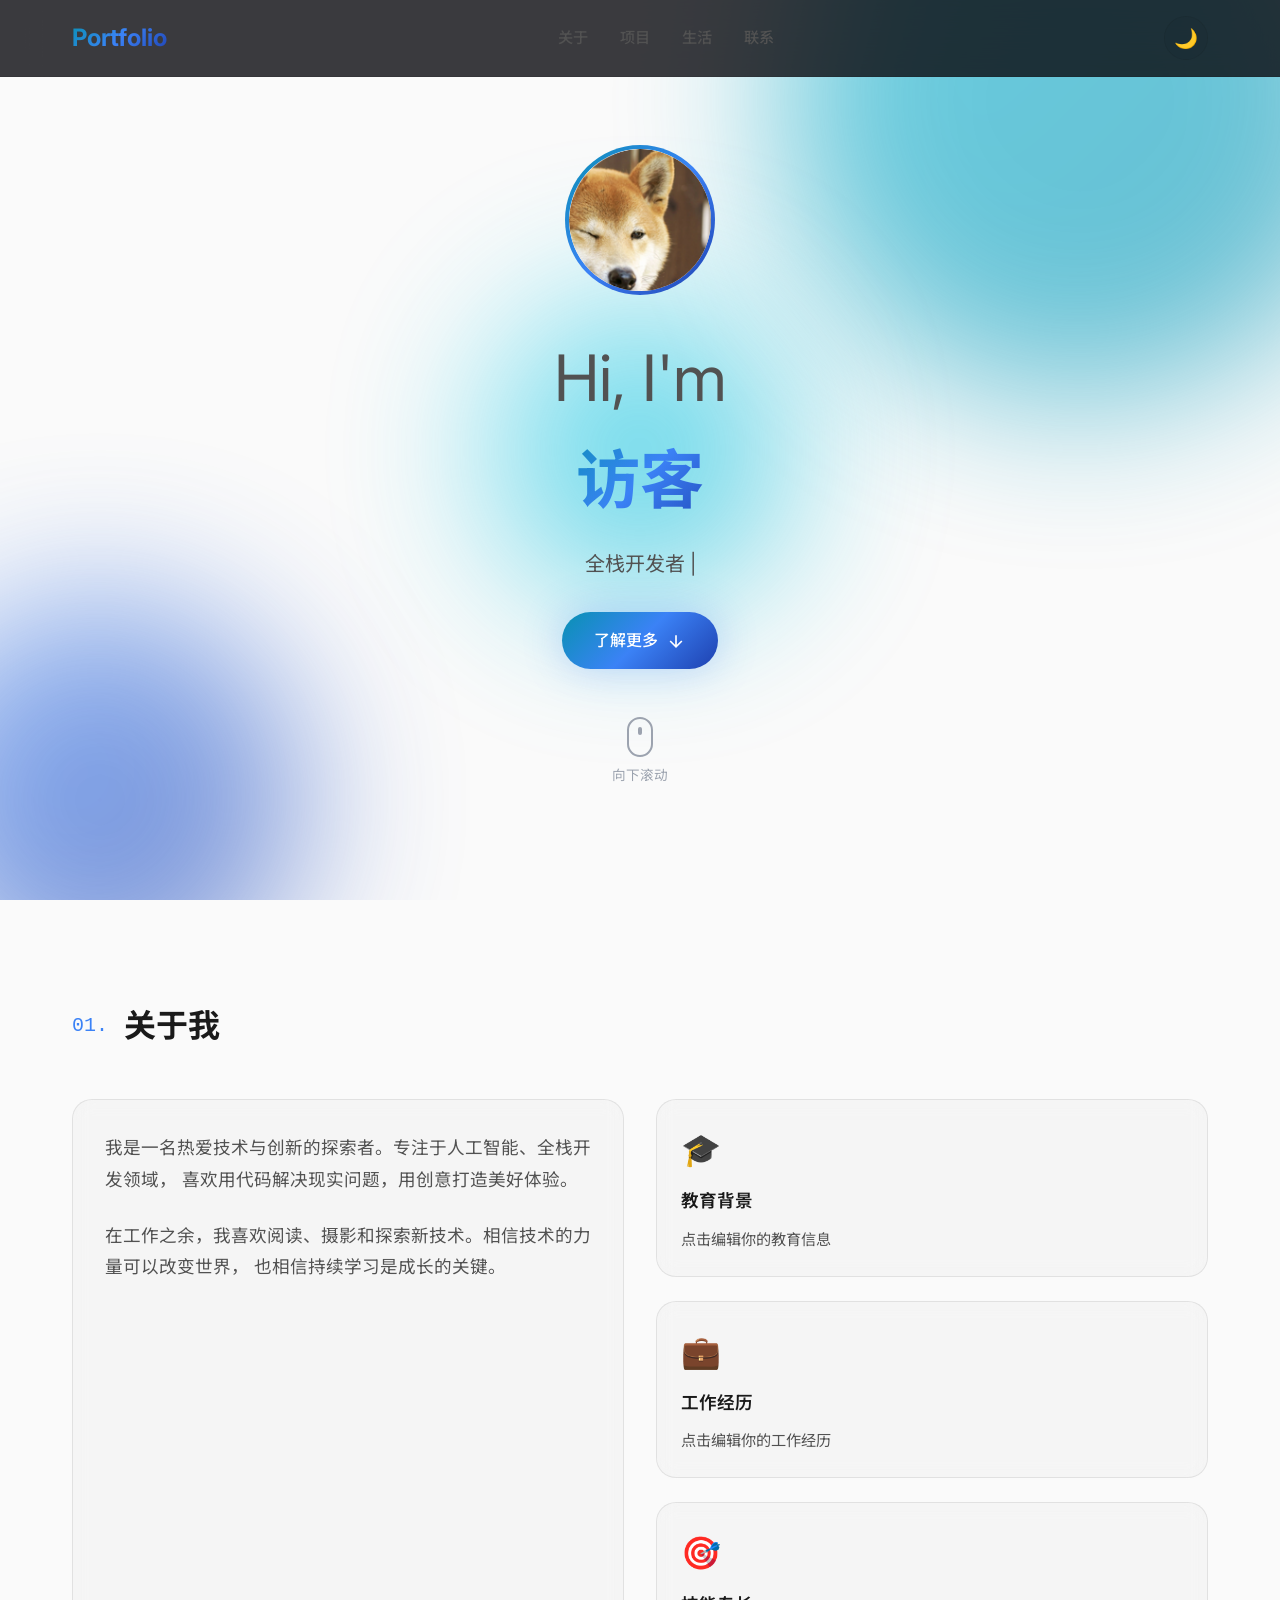
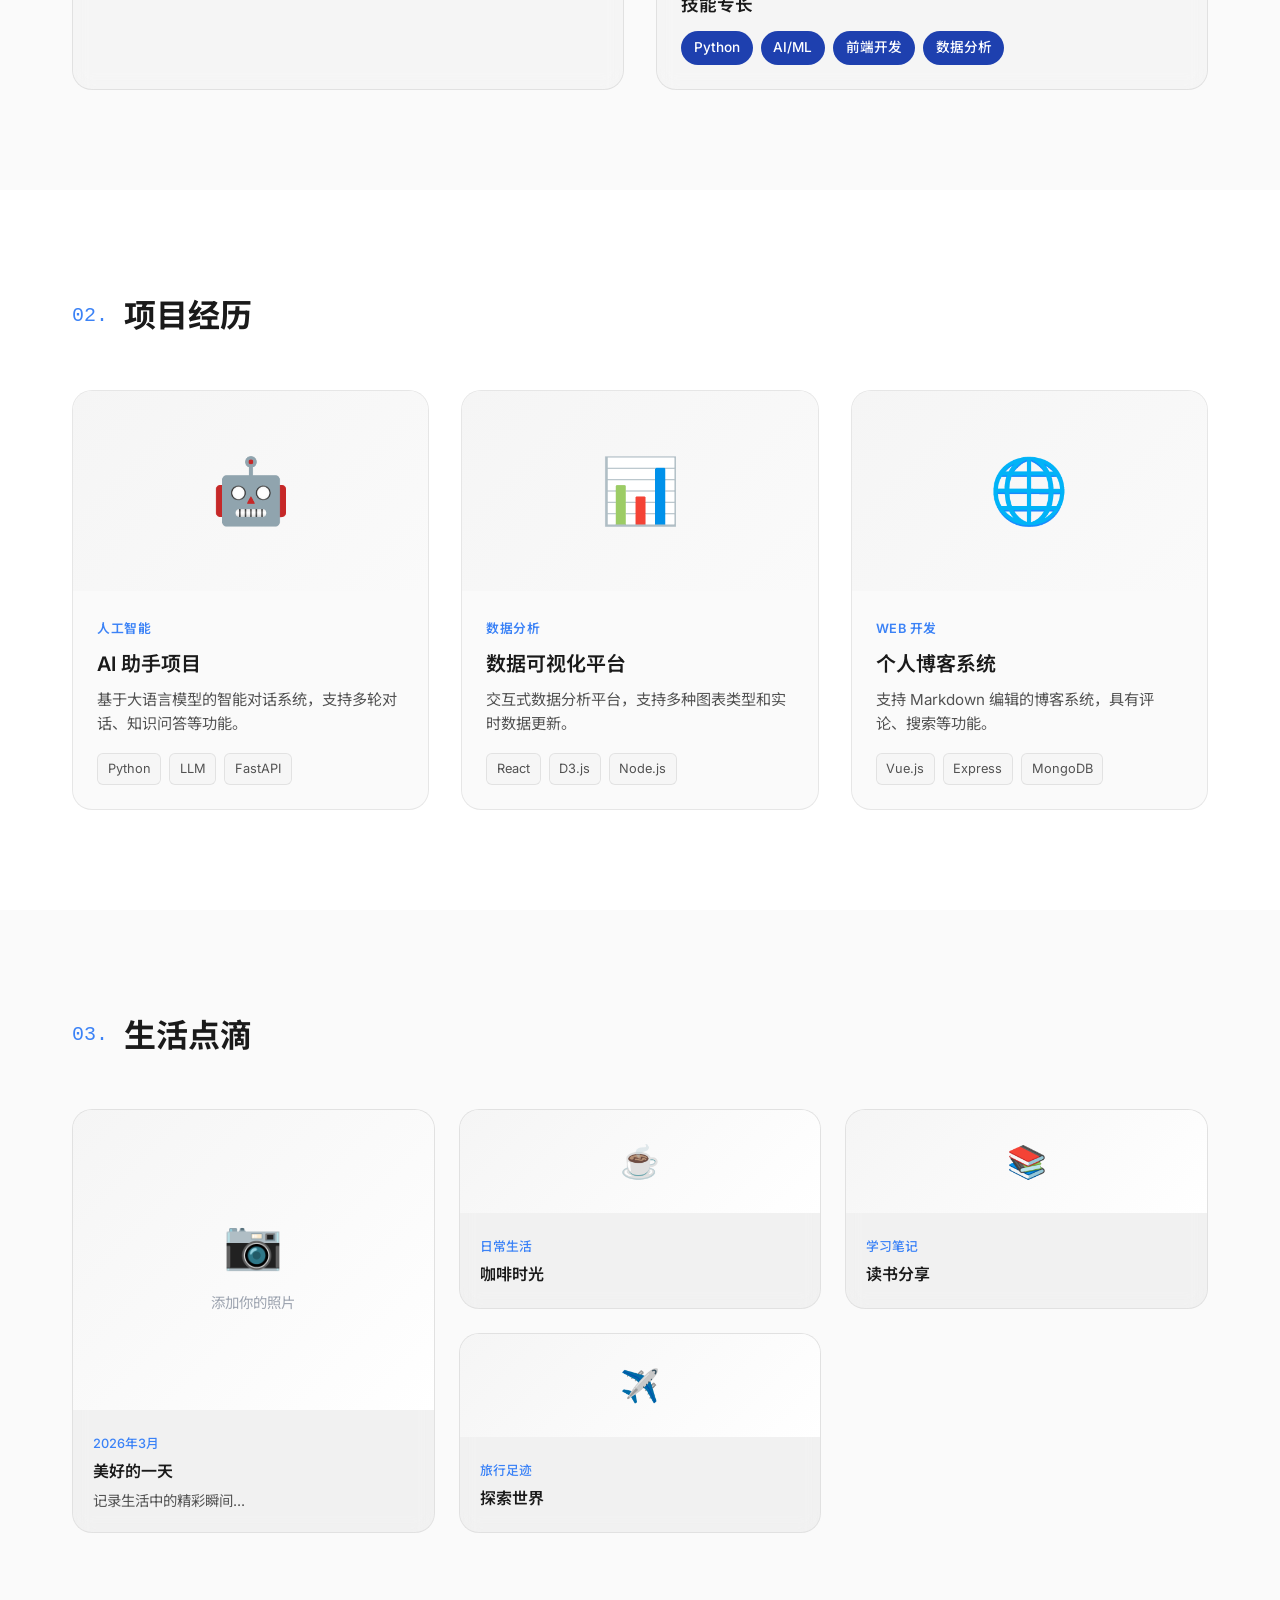
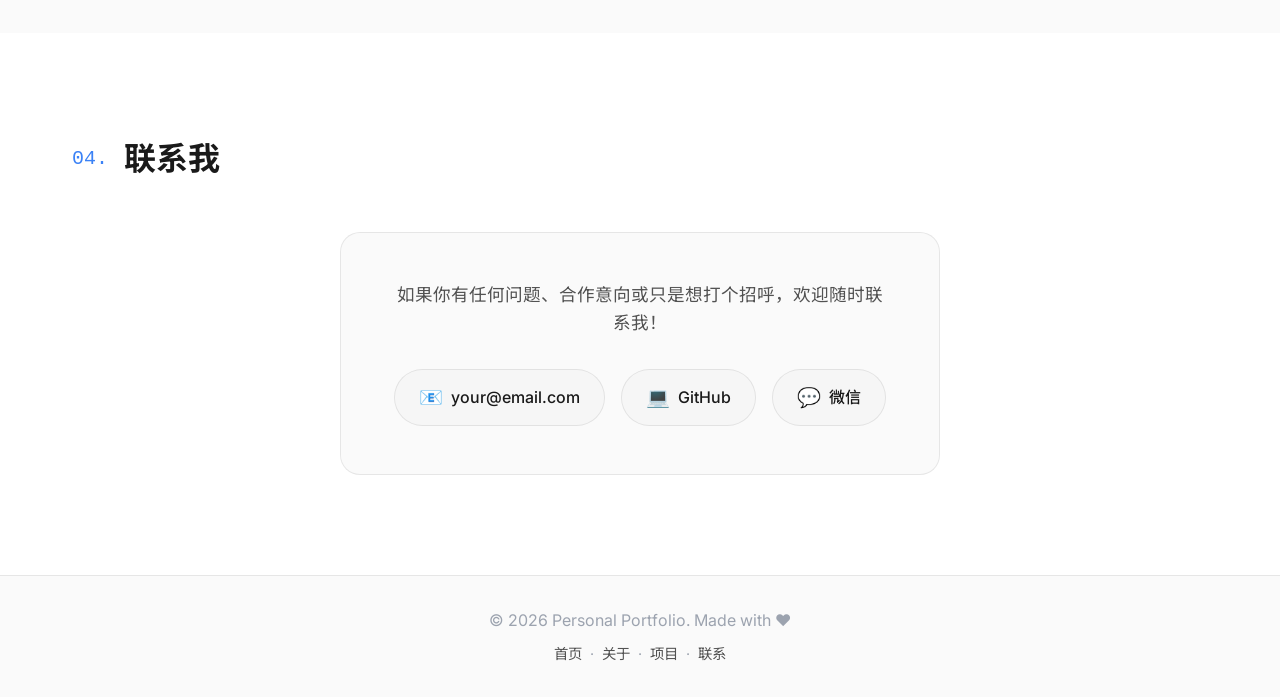
<file: index.html>
<!DOCTYPE html>
<html lang="zh-CN">
<head>
    <meta charset="UTF-8">
    <meta name="viewport" content="width=device-width, initial-scale=1.0">
    <title>个人主页</title>
    <link rel="preconnect" href="https://fonts.googleapis.com">
    <link rel="preconnect" href="https://fonts.gstatic.com" crossorigin>
    <link href="https://fonts.googleapis.com/css2?family=Inter:wght@300;400;500;600;700&family=Noto+Sans+SC:wght@300;400;500;700&display=swap" rel="stylesheet">
    <link rel="stylesheet" href="styles.css?v=4">
</head>
<body>
    <!-- 导航栏 -->
    <nav class="navbar">
        <div class="nav-container">
            <a href="#home" class="logo">Portfolio</a>
            <div class="nav-links">
                <a href="#about">关于</a>
                <a href="#projects">项目</a>
                <a href="#life">生活</a>
                <a href="#contact">联系</a>
            </div>
            <button class="theme-toggle" id="themeToggle" aria-label="切换主题">
                <span class="icon-sun">☀️</span>
                <span class="icon-moon">🌙</span>
            </button>
        </div>
    </nav>

    <!-- 首页 Hero -->
    <section id="home" class="hero">
        <div class="hero-bg">
            <div class="gradient-sphere sphere-1"></div>
            <div class="gradient-sphere sphere-2"></div>
            <div class="gradient-sphere sphere-3"></div>
        </div>
        <div class="hero-content">
            <div class="avatar-container">
                <div class="avatar-ring"></div>
                <div class="avatar">
                    <img src="avatar-shiba.png?v=2" alt="Shiba Avatar" class="avatar-img">
                </div>
            </div>
            <h1 class="hero-title">
                <span class="greeting">Hi, I'm</span>
                <span class="name" id="userName">访客</span>
            </h1>
            <p class="hero-subtitle">
                <span id="typewriter"></span>
                <span class="cursor">|</span>
            </p>
            <div class="hero-cta">
                <a href="#about" class="btn btn-primary">
                    <span>了解更多</span>
                    <svg width="20" height="20" viewBox="0 0 24 24" fill="none" stroke="currentColor" stroke-width="2">
                        <path d="M12 5v14M19 12l-7 7-7-7"/>
                    </svg>
                </a>
            </div>
            <div class="scroll-indicator">
                <div class="mouse">
                    <div class="wheel"></div>
                </div>
                <span>向下滚动</span>
            </div>
        </div>
    </section>

    <!-- 关于我 -->
    <section id="about" class="section about">
        <div class="container">
            <h2 class="section-title">
                <span class="title-number">01.</span>
                关于我
            </h2>
            <div class="about-grid">
                <div class="about-intro glass-card">
                    <p class="intro-text">
                        我是一名热爱技术与创新的探索者。专注于人工智能、全栈开发领域，
                        喜欢用代码解决现实问题，用创意打造美好体验。
                    </p>
                    <p class="intro-text">
                        在工作之余，我喜欢阅读、摄影和探索新技术。相信技术的力量可以改变世界，
                        也相信持续学习是成长的关键。
                    </p>
                </div>
                <div class="about-cards">
                    <div class="info-card glass-card fade-in">
                        <div class="card-icon">🎓</div>
                        <h3>教育背景</h3>
                        <p class="card-text">点击编辑你的教育信息</p>
                    </div>
                    <div class="info-card glass-card fade-in">
                        <div class="card-icon">💼</div>
                        <h3>工作经历</h3>
                        <p class="card-text">点击编辑你的工作经历</p>
                    </div>
                    <div class="info-card glass-card fade-in">
                        <div class="card-icon">🎯</div>
                        <h3>技能专长</h3>
                        <div class="skills-tags">
                            <span class="skill-tag">Python</span>
                            <span class="skill-tag">AI/ML</span>
                            <span class="skill-tag">前端开发</span>
                            <span class="skill-tag">数据分析</span>
                        </div>
                    </div>
                </div>
            </div>
        </div>
    </section>

    <!-- 项目展示 -->
    <section id="projects" class="section projects">
        <div class="container">
            <h2 class="section-title">
                <span class="title-number">02.</span>
                项目经历
            </h2>
            <div class="projects-grid">
                <article class="project-card glass-card fade-in">
                    <div class="project-image">
                        <div class="project-placeholder">
                            <span>🤖</span>
                        </div>
                        <div class="project-overlay">
                            <a href="#" class="project-link">查看详情 →</a>
                        </div>
                    </div>
                    <div class="project-content">
                        <span class="project-tag">人工智能</span>
                        <h3 class="project-title">AI 助手项目</h3>
                        <p class="project-desc">基于大语言模型的智能对话系统，支持多轮对话、知识问答等功能。</p>
                        <div class="project-tech">
                            <span>Python</span>
                            <span>LLM</span>
                            <span>FastAPI</span>
                        </div>
                    </div>
                </article>
                <article class="project-card glass-card fade-in">
                    <div class="project-image">
                        <div class="project-placeholder">
                            <span>📊</span>
                        </div>
                        <div class="project-overlay">
                            <a href="#" class="project-link">查看详情 →</a>
                        </div>
                    </div>
                    <div class="project-content">
                        <span class="project-tag">数据分析</span>
                        <h3 class="project-title">数据可视化平台</h3>
                        <p class="project-desc">交互式数据分析平台，支持多种图表类型和实时数据更新。</p>
                        <div class="project-tech">
                            <span>React</span>
                            <span>D3.js</span>
                            <span>Node.js</span>
                        </div>
                    </div>
                </article>
                <article class="project-card glass-card fade-in">
                    <div class="project-image">
                        <div class="project-placeholder">
                            <span>🌐</span>
                        </div>
                        <div class="project-overlay">
                            <a href="#" class="project-link">查看详情 →</a>
                        </div>
                    </div>
                    <div class="project-content">
                        <span class="project-tag">Web 开发</span>
                        <h3 class="project-title">个人博客系统</h3>
                        <p class="project-desc">支持 Markdown 编辑的博客系统，具有评论、搜索等功能。</p>
                        <div class="project-tech">
                            <span>Vue.js</span>
                            <span>Express</span>
                            <span>MongoDB</span>
                        </div>
                    </div>
                </article>
            </div>
        </div>
    </section>

    <!-- 生活分享 -->
    <section id="life" class="section life">
        <div class="container">
            <h2 class="section-title">
                <span class="title-number">03.</span>
                生活点滴
            </h2>
            <div class="life-grid">
                <div class="life-card large glass-card fade-in">
                    <div class="life-image">
                        <div class="life-placeholder">
                            <span>📷</span>
                            <p>添加你的照片</p>
                        </div>
                    </div>
                    <div class="life-content">
                        <span class="life-date">2026年3月</span>
                        <h3>美好的一天</h3>
                        <p>记录生活中的精彩瞬间...</p>
                    </div>
                </div>
                <div class="life-card glass-card fade-in">
                    <div class="life-image">
                        <div class="life-placeholder small">
                            <span>☕</span>
                        </div>
                    </div>
                    <div class="life-content">
                        <span class="life-date">日常生活</span>
                        <h3>咖啡时光</h3>
                    </div>
                </div>
                <div class="life-card glass-card fade-in">
                    <div class="life-image">
                        <div class="life-placeholder small">
                            <span>📚</span>
                        </div>
                    </div>
                    <div class="life-content">
                        <span class="life-date">学习笔记</span>
                        <h3>读书分享</h3>
                    </div>
                </div>
                <div class="life-card glass-card fade-in">
                    <div class="life-image">
                        <div class="life-placeholder small">
                            <span>✈️</span>
                        </div>
                    </div>
                    <div class="life-content">
                        <span class="life-date">旅行足迹</span>
                        <h3>探索世界</h3>
                    </div>
                </div>
            </div>
        </div>
    </section>

    <!-- 联系方式 -->
    <section id="contact" class="section contact">
        <div class="container">
            <h2 class="section-title">
                <span class="title-number">04.</span>
                联系我
            </h2>
            <div class="contact-content glass-card">
                <p class="contact-intro">如果你有任何问题、合作意向或只是想打个招呼，欢迎随时联系我！</p>
                <div class="contact-links">
                    <a href="mailto:your@email.com" class="contact-link">
                        <span class="contact-icon">📧</span>
                        <span>your@email.com</span>
                    </a>
                    <a href="https://github.com/yourusername" class="contact-link" target="_blank">
                        <span class="contact-icon">💻</span>
                        <span>GitHub</span>
                    </a>
                    <a href="#" class="contact-link">
                        <span class="contact-icon">💬</span>
                        <span>微信</span>
                    </a>
                </div>
            </div>
        </div>
    </section>

    <!-- 页脚 -->
    <footer class="footer">
        <div class="container">
            <p>© 2026 Personal Portfolio. Made with ❤️</p>
            <p class="footer-links">
                <a href="#home">首页</a>
                <span>·</span>
                <a href="#about">关于</a>
                <span>·</span>
                <a href="#projects">项目</a>
                <span>·</span>
                <a href="#contact">联系</a>
            </p>
        </div>
    </footer>

    <script src="script.js?v=2"></script>
</body>
</html>
</file>
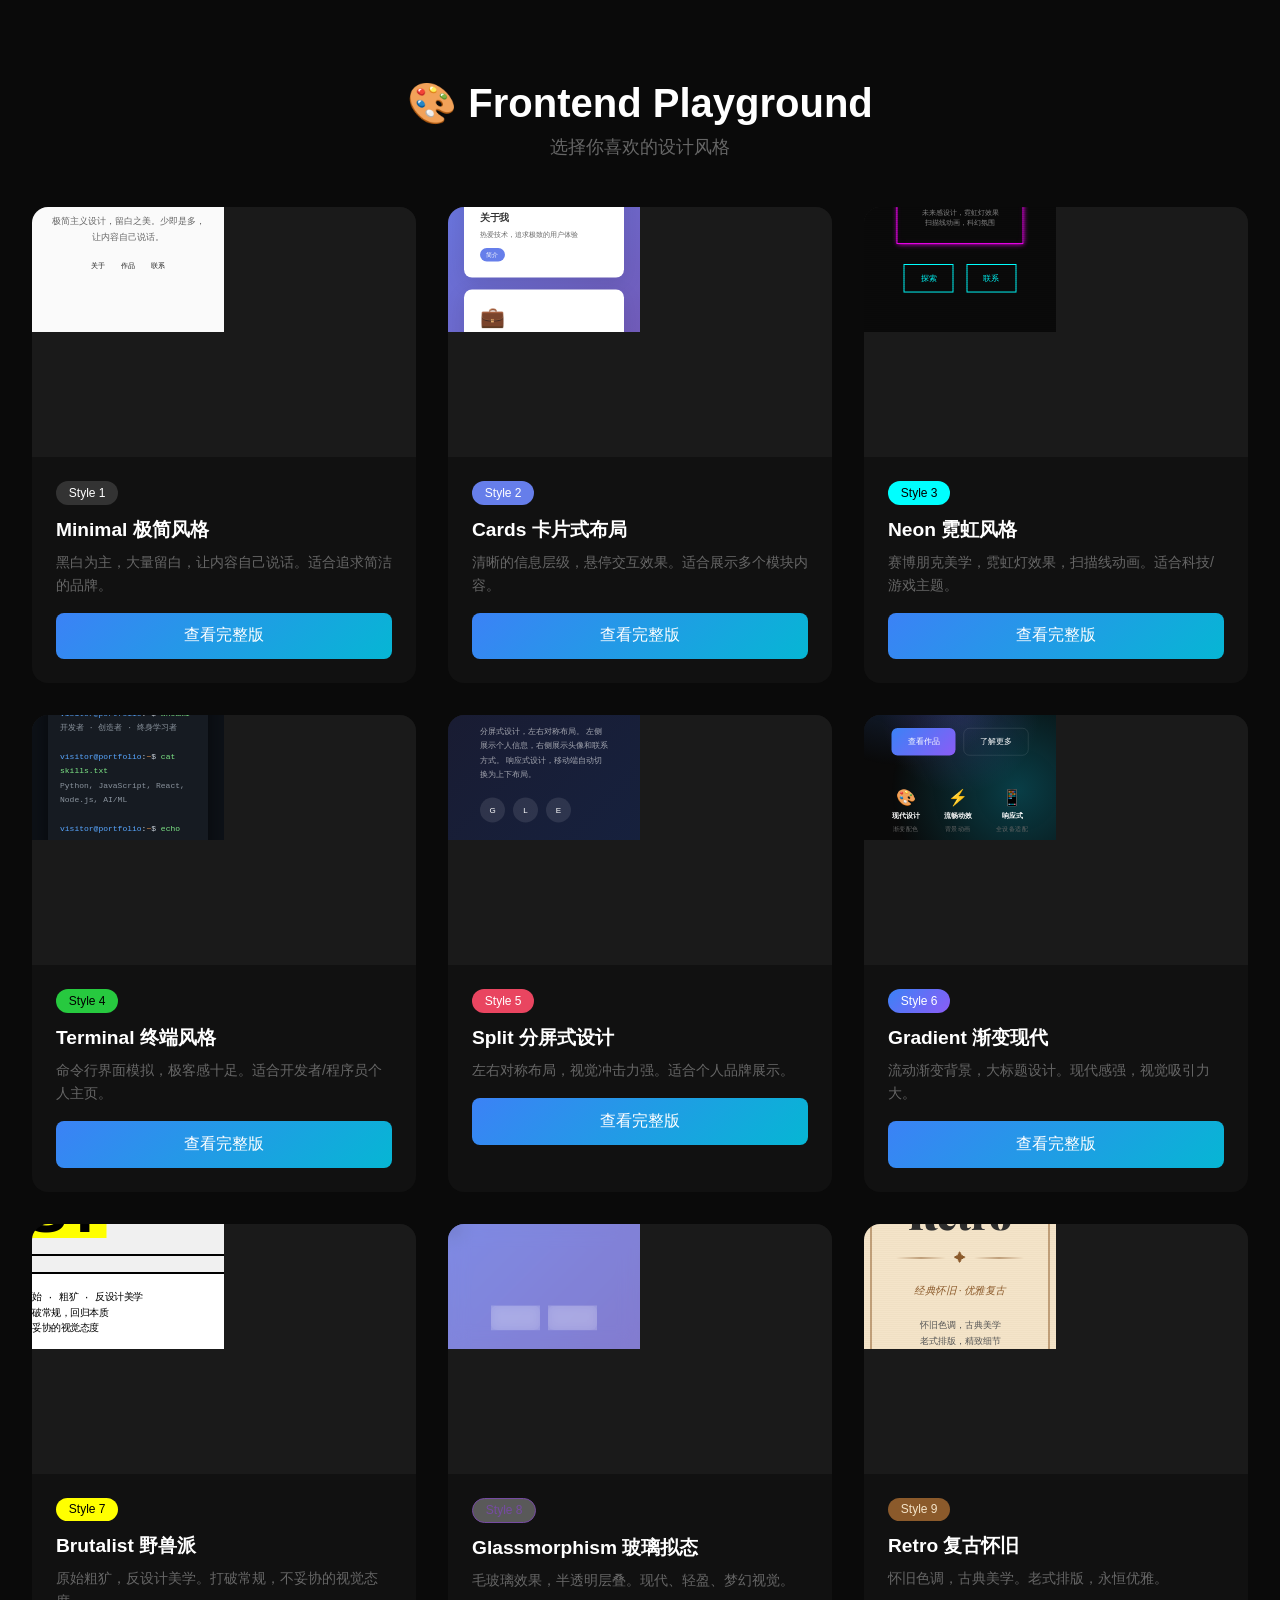
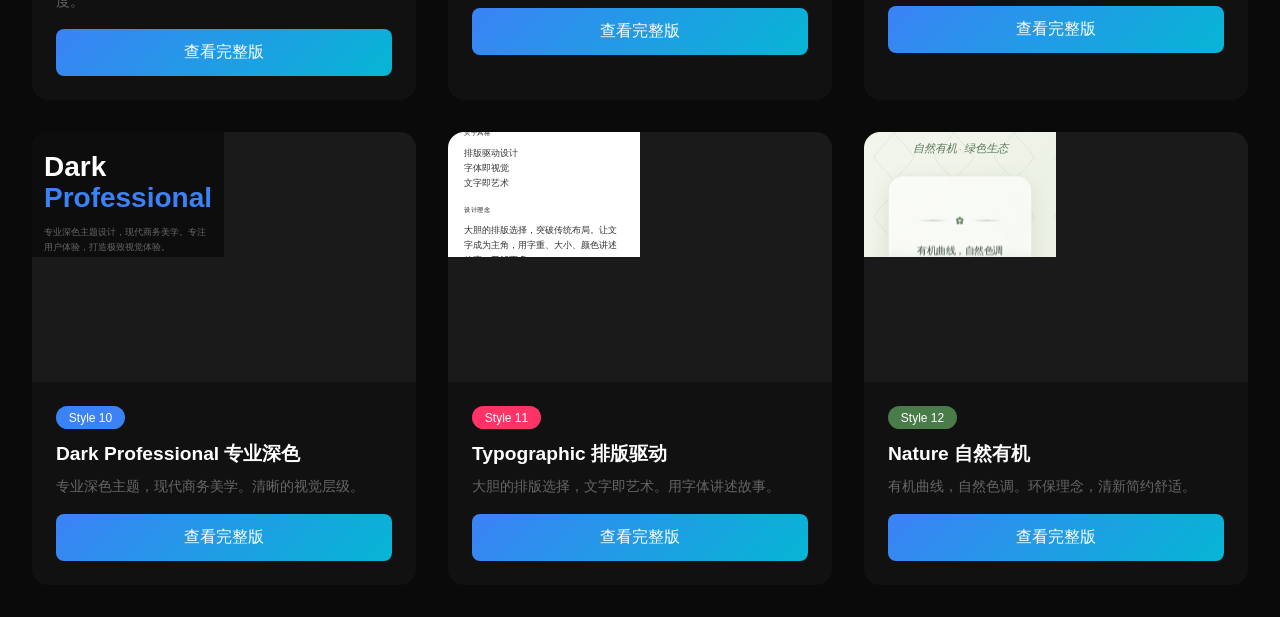
<file: playground/index.html>
<!DOCTYPE html>
<html lang="zh-CN">
<head>
    <meta charset="UTF-8">
    <meta name="viewport" content="width=device-width, initial-scale=1.0">
    <title>Frontend Playground - 设计风格选择</title>
    <style>
        * { margin: 0; padding: 0; box-sizing: border-box; }
        body {
            font-family: 'Inter', -apple-system, sans-serif;
            background: #0a0a0a;
            min-height: 100vh;
            padding: 2rem;
        }
        .header {
            text-align: center;
            padding: 3rem 0;
        }
        .header h1 {
            font-size: 2.5rem;
            color: white;
            margin-bottom: 0.5rem;
        }
        .header p {
            color: #666;
            font-size: 1.1rem;
        }
        .grid {
            display: grid;
            grid-template-columns: repeat(auto-fit, minmax(350px, 1fr));
            gap: 2rem;
            max-width: 1400px;
            margin: 0 auto;
        }
        .card {
            background: #111;
            border-radius: 16px;
            overflow: hidden;
            transition: all 0.3s;
        }
        .card:hover {
            transform: translateY(-5px);
            box-shadow: 0 20px 40px rgba(0,0,0,0.4);
        }
        .preview {
            height: 250px;
            background: #1a1a1a;
            display: flex;
            align-items: center;
            justify-content: center;
            font-size: 0.8rem;
            color: #444;
            position: relative;
            overflow: hidden;
        }
        .preview iframe {
            width: 100%;
            height: 100%;
            border: none;
            transform: scale(0.5);
            transform-origin: top left;
            width: 200%;
            height: 200%;
            pointer-events: none;
        }
        .card-content {
            padding: 1.5rem;
        }
        .card-tag {
            display: inline-block;
            padding: 0.3rem 0.8rem;
            border-radius: 20px;
            font-size: 0.75rem;
            margin-bottom: 0.75rem;
        }
        .card-content h3 {
            color: white;
            font-size: 1.2rem;
            margin-bottom: 0.5rem;
        }
        .card-content p {
            color: #666;
            font-size: 0.9rem;
            line-height: 1.6;
        }
        .card-link {
            display: block;
            margin-top: 1rem;
            padding: 0.8rem;
            background: linear-gradient(135deg, #3b82f6, #06b6d4);
            color: white;
            text-align: center;
            border-radius: 8px;
            text-decoration: none;
            font-weight: 500;
            transition: all 0.3s;
        }
        .card-link:hover {
            opacity: 0.9;
        }
        .tag-minimal { background: #333; color: #fff; }
        .tag-cards { background: #667eea; color: #fff; }
        .tag-neon { background: #0ff; color: #000; }
        .tag-terminal { background: #27c93f; color: #000; }
        .tag-split { background: #e94560; color: #fff; }
        .tag-gradient { background: linear-gradient(135deg, #3b82f6, #8b5cf6); color: #fff; }
        .tag-brutalist { background: #ff0; color: #000; }
        .tag-glassmorphism { background: rgba(255,255,255,0.3); color: #764ba2; border: 1px solid #764ba2; }
        .tag-retro { background: #8b5a2b; color: #f4e4c9; }
        .tag-dark-professional { background: #3b82f6; color: #fff; }
        .tag-typographic { background: #ff3366; color: #fff; }
        .tag-nature { background: #4a7c4a; color: #fff; }
    </style>
</head>
<body>
    <div class="header">
        <h1>🎨 Frontend Playground</h1>
        <p>选择你喜欢的设计风格</p>
    </div>
    
    <div class="grid">
        <div class="card">
            <div class="preview">
                <iframe src="style-1-minimal.html"></iframe>
            </div>
            <div class="card-content">
                <span class="card-tag tag-minimal">Style 1</span>
                <h3>Minimal 极简风格</h3>
                <p>黑白为主，大量留白，让内容自己说话。适合追求简洁的品牌。</p>
                <a href="style-1-minimal.html" class="card-link">查看完整版</a>
            </div>
        </div>
        
        <div class="card">
            <div class="preview">
                <iframe src="style-2-cards.html"></iframe>
            </div>
            <div class="card-content">
                <span class="card-tag tag-cards">Style 2</span>
                <h3>Cards 卡片式布局</h3>
                <p>清晰的信息层级，悬停交互效果。适合展示多个模块内容。</p>
                <a href="style-2-cards.html" class="card-link">查看完整版</a>
            </div>
        </div>
        
        <div class="card">
            <div class="preview">
                <iframe src="style-3-neon.html"></iframe>
            </div>
            <div class="card-content">
                <span class="card-tag tag-neon">Style 3</span>
                <h3>Neon 霓虹风格</h3>
                <p>赛博朋克美学，霓虹灯效果，扫描线动画。适合科技/游戏主题。</p>
                <a href="style-3-neon.html" class="card-link">查看完整版</a>
            </div>
        </div>
        
        <div class="card">
            <div class="preview">
                <iframe src="style-4-terminal.html"></iframe>
            </div>
            <div class="card-content">
                <span class="card-tag tag-terminal">Style 4</span>
                <h3>Terminal 终端风格</h3>
                <p>命令行界面模拟，极客感十足。适合开发者/程序员个人主页。</p>
                <a href="style-4-terminal.html" class="card-link">查看完整版</a>
            </div>
        </div>
        
        <div class="card">
            <div class="preview">
                <iframe src="style-5-split.html"></iframe>
            </div>
            <div class="card-content">
                <span class="card-tag tag-split">Style 5</span>
                <h3>Split 分屏式设计</h3>
                <p>左右对称布局，视觉冲击力强。适合个人品牌展示。</p>
                <a href="style-5-split.html" class="card-link">查看完整版</a>
            </div>
        </div>
        
        <div class="card">
            <div class="preview">
                <iframe src="style-6-gradient.html"></iframe>
            </div>
            <div class="card-content">
                <span class="card-tag tag-gradient">Style 6</span>
                <h3>Gradient 渐变现代</h3>
                <p>流动渐变背景，大标题设计。现代感强，视觉吸引力大。</p>
                <a href="style-6-gradient.html" class="card-link">查看完整版</a>
            </div>
        </div>
        
        <div class="card">
            <div class="preview">
                <iframe src="style-7-brutalist.html"></iframe>
            </div>
            <div class="card-content">
                <span class="card-tag tag-brutalist">Style 7</span>
                <h3>Brutalist 野兽派</h3>
                <p>原始粗犷，反设计美学。打破常规，不妥协的视觉态度。</p>
                <a href="style-7-brutalist.html" class="card-link">查看完整版</a>
            </div>
        </div>
        
        <div class="card">
            <div class="preview">
                <iframe src="style-8-glassmorphism.html"></iframe>
            </div>
            <div class="card-content">
                <span class="card-tag tag-glassmorphism">Style 8</span>
                <h3>Glassmorphism 玻璃拟态</h3>
                <p>毛玻璃效果，半透明层叠。现代、轻盈、梦幻视觉。</p>
                <a href="style-8-glassmorphism.html" class="card-link">查看完整版</a>
            </div>
        </div>
        
        <div class="card">
            <div class="preview">
                <iframe src="style-9-retro.html"></iframe>
            </div>
            <div class="card-content">
                <span class="card-tag tag-retro">Style 9</span>
                <h3>Retro 复古怀旧</h3>
                <p>怀旧色调，古典美学。老式排版，永恒优雅。</p>
                <a href="style-9-retro.html" class="card-link">查看完整版</a>
            </div>
        </div>
        
        <div class="card">
            <div class="preview">
                <iframe src="style-10-dark-professional.html"></iframe>
            </div>
            <div class="card-content">
                <span class="card-tag tag-dark-professional">Style 10</span>
                <h3>Dark Professional 专业深色</h3>
                <p>专业深色主题，现代商务美学。清晰的视觉层级。</p>
                <a href="style-10-dark-professional.html" class="card-link">查看完整版</a>
            </div>
        </div>
        
        <div class="card">
            <div class="preview">
                <iframe src="style-11-typographic.html"></iframe>
            </div>
            <div class="card-content">
                <span class="card-tag tag-typographic">Style 11</span>
                <h3>Typographic 排版驱动</h3>
                <p>大胆的排版选择，文字即艺术。用字体讲述故事。</p>
                <a href="style-11-typographic.html" class="card-link">查看完整版</a>
            </div>
        </div>
        
        <div class="card">
            <div class="preview">
                <iframe src="style-12-nature.html"></iframe>
            </div>
            <div class="card-content">
                <span class="card-tag tag-nature">Style 12</span>
                <h3>Nature 自然有机</h3>
                <p>有机曲线，自然色调。环保理念，清新简约舒适。</p>
                <a href="style-12-nature.html" class="card-link">查看完整版</a>
            </div>
        </div>
    </div>
</body>
</html>
</file>
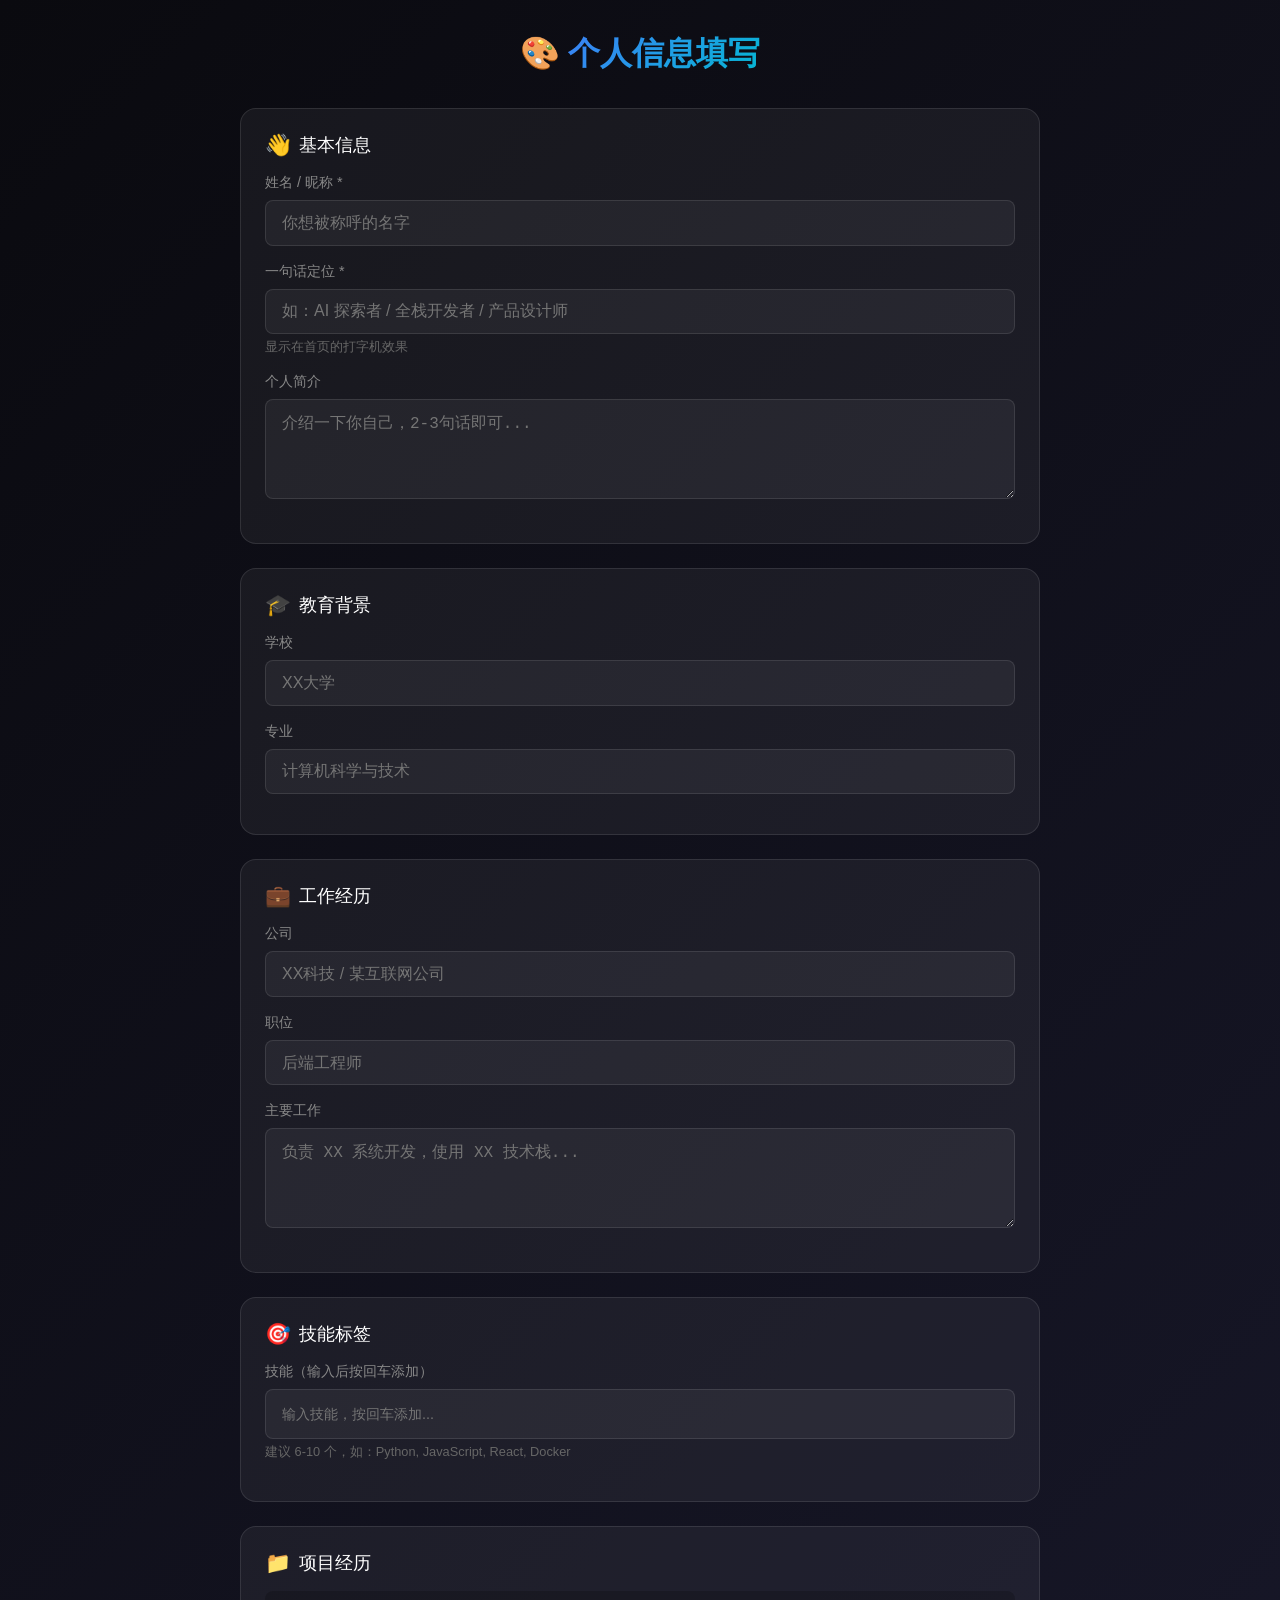
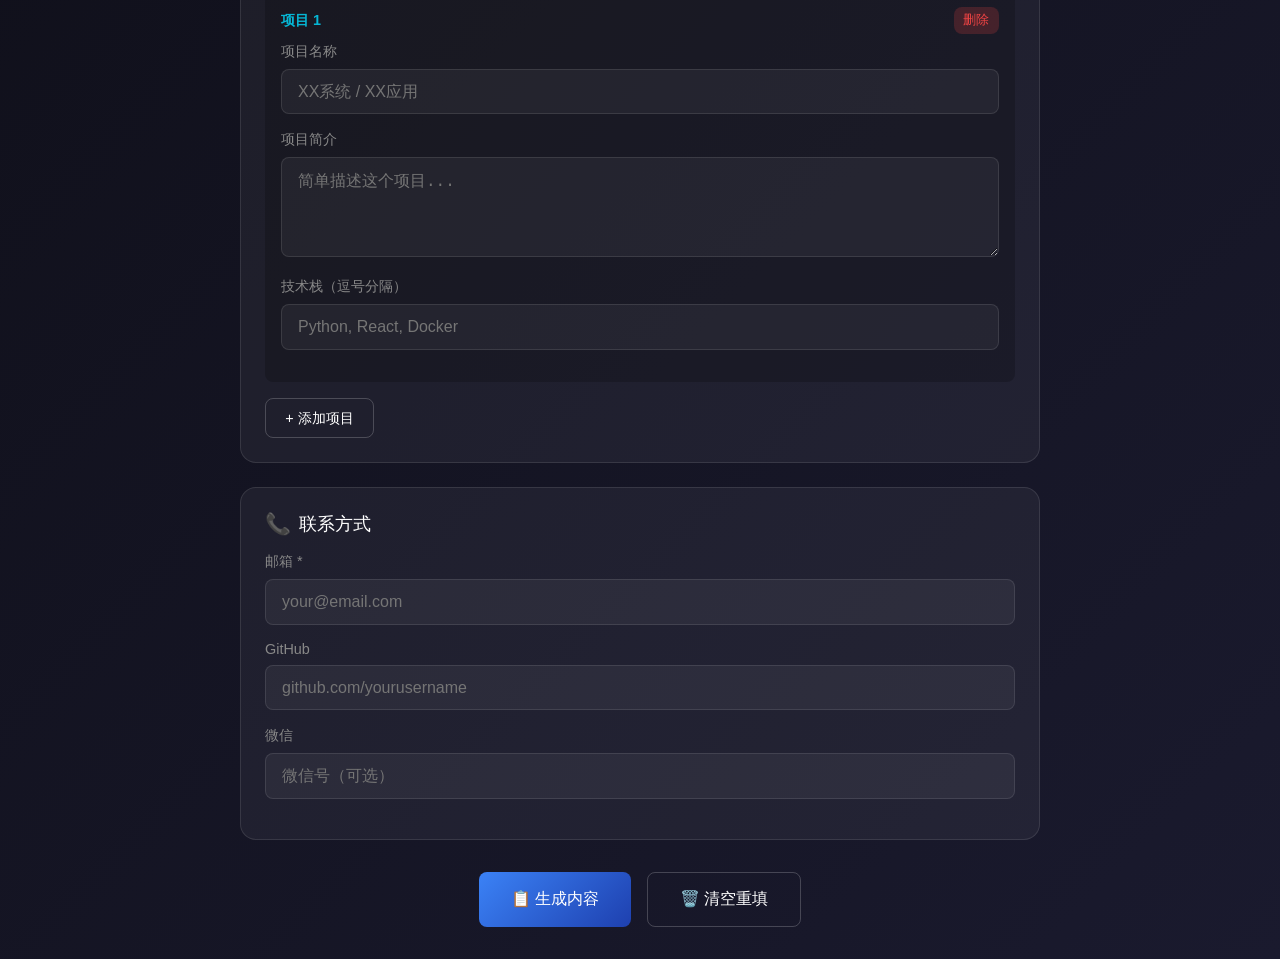
<file: fill-form.html>
<!DOCTYPE html>
<html lang="zh-CN">
<head>
    <meta charset="UTF-8">
    <meta name="viewport" content="width=device-width, initial-scale=1.0">
    <title>个人信息填写</title>
    <style>
        * { margin: 0; padding: 0; box-sizing: border-box; }
        body {
            font-family: -apple-system, BlinkMacSystemFont, 'Segoe UI', sans-serif;
            background: linear-gradient(135deg, #0a0a0f 0%, #1a1a2e 100%);
            min-height: 100vh;
            padding: 2rem;
            color: white;
        }
        .container {
            max-width: 800px;
            margin: 0 auto;
        }
        h1 {
            text-align: center;
            margin-bottom: 2rem;
            font-size: 2rem;
        }
        h1 span {
            background: linear-gradient(135deg, #3b82f6, #06b6d4);
            -webkit-background-clip: text;
            -webkit-text-fill-color: transparent;
        }
        .section {
            background: rgba(255,255,255,0.05);
            border: 1px solid rgba(255,255,255,0.1);
            border-radius: 16px;
            padding: 1.5rem;
            margin-bottom: 1.5rem;
        }
        .section-title {
            font-size: 1.1rem;
            margin-bottom: 1rem;
            display: flex;
            align-items: center;
            gap: 0.5rem;
        }
        .section-title .icon {
            font-size: 1.3rem;
        }
        .form-group {
            margin-bottom: 1rem;
        }
        label {
            display: block;
            font-size: 0.9rem;
            color: #888;
            margin-bottom: 0.5rem;
        }
        input, textarea {
            width: 100%;
            padding: 0.8rem 1rem;
            background: rgba(255,255,255,0.05);
            border: 1px solid rgba(255,255,255,0.1);
            border-radius: 8px;
            color: white;
            font-size: 1rem;
            transition: all 0.3s;
        }
        input:focus, textarea:focus {
            outline: none;
            border-color: #3b82f6;
            background: rgba(59, 130, 246, 0.1);
        }
        textarea {
            min-height: 100px;
            resize: vertical;
        }
        .tags-input {
            display: flex;
            flex-wrap: wrap;
            gap: 0.5rem;
            padding: 0.5rem;
            background: rgba(255,255,255,0.05);
            border: 1px solid rgba(255,255,255,0.1);
            border-radius: 8px;
            min-height: 50px;
        }
        .tag {
            background: linear-gradient(135deg, #3b82f6, #1e40af);
            padding: 0.4rem 0.8rem;
            border-radius: 20px;
            font-size: 0.85rem;
            display: flex;
            align-items: center;
            gap: 0.5rem;
        }
        .tag .remove {
            cursor: pointer;
            opacity: 0.7;
        }
        .tag .remove:hover {
            opacity: 1;
        }
        .tag-input {
            border: none;
            background: transparent;
            color: white;
            font-size: 0.9rem;
            flex: 1;
            min-width: 100px;
            padding: 0.5rem;
        }
        .tag-input:focus {
            outline: none;
        }
        .hint {
            font-size: 0.8rem;
            color: #666;
            margin-top: 0.3rem;
        }
        .project-item {
            background: rgba(0,0,0,0.2);
            border-radius: 8px;
            padding: 1rem;
            margin-bottom: 1rem;
        }
        .project-header {
            display: flex;
            justify-content: space-between;
            align-items: center;
            margin-bottom: 0.5rem;
        }
        .project-header h4 {
            font-size: 0.9rem;
            color: #06b6d4;
        }
        .btn {
            padding: 0.6rem 1.2rem;
            border-radius: 8px;
            font-size: 0.9rem;
            cursor: pointer;
            transition: all 0.3s;
            border: none;
        }
        .btn-primary {
            background: linear-gradient(135deg, #3b82f6, #1e40af);
            color: white;
        }
        .btn-primary:hover {
            transform: translateY(-2px);
            box-shadow: 0 5px 20px rgba(59, 130, 246, 0.4);
        }
        .btn-secondary {
            background: transparent;
            border: 1px solid rgba(255,255,255,0.2);
            color: white;
        }
        .btn-secondary:hover {
            border-color: rgba(255,255,255,0.5);
        }
        .btn-danger {
            background: rgba(239, 68, 68, 0.2);
            color: #ef4444;
            padding: 0.3rem 0.6rem;
            font-size: 0.8rem;
        }
        .actions {
            display: flex;
            gap: 1rem;
            justify-content: center;
            margin-top: 2rem;
        }
        .actions .btn {
            padding: 1rem 2rem;
            font-size: 1rem;
        }
        .copy-toast {
            position: fixed;
            bottom: 2rem;
            left: 50%;
            transform: translateX(-50%);
            background: #10b981;
            color: white;
            padding: 1rem 2rem;
            border-radius: 8px;
            opacity: 0;
            transition: opacity 0.3s;
        }
        .copy-toast.show {
            opacity: 1;
        }
    </style>
</head>
<body>
    <div class="container">
        <h1>🎨 <span>个人信息填写</span></h1>
        
        <!-- 基本信息 -->
        <div class="section">
            <div class="section-title">
                <span class="icon">👋</span>
                基本信息
            </div>
            <div class="form-group">
                <label>姓名 / 昵称 *</label>
                <input type="text" id="name" placeholder="你想被称呼的名字">
            </div>
            <div class="form-group">
                <label>一句话定位 *</label>
                <input type="text" id="tagline" placeholder="如：AI 探索者 / 全栈开发者 / 产品设计师">
                <p class="hint">显示在首页的打字机效果</p>
            </div>
            <div class="form-group">
                <label>个人简介</label>
                <textarea id="bio" placeholder="介绍一下你自己，2-3句话即可..."></textarea>
            </div>
        </div>
        
        <!-- 教育背景 -->
        <div class="section">
            <div class="section-title">
                <span class="icon">🎓</span>
                教育背景
            </div>
            <div class="form-group">
                <label>学校</label>
                <input type="text" id="school" placeholder="XX大学">
            </div>
            <div class="form-group">
                <label>专业</label>
                <input type="text" id="major" placeholder="计算机科学与技术">
            </div>
        </div>
        
        <!-- 工作经历 -->
        <div class="section">
            <div class="section-title">
                <span class="icon">💼</span>
                工作经历
            </div>
            <div class="form-group">
                <label>公司</label>
                <input type="text" id="company" placeholder="XX科技 / 某互联网公司">
            </div>
            <div class="form-group">
                <label>职位</label>
                <input type="text" id="position" placeholder="后端工程师">
            </div>
            <div class="form-group">
                <label>主要工作</label>
                <textarea id="workContent" placeholder="负责 XX 系统开发，使用 XX 技术栈..."></textarea>
            </div>
        </div>
        
        <!-- 技能标签 -->
        <div class="section">
            <div class="section-title">
                <span class="icon">🎯</span>
                技能标签
            </div>
            <div class="form-group">
                <label>技能（输入后按回车添加）</label>
                <div class="tags-input" id="skillsContainer">
                    <input type="text" class="tag-input" id="skillInput" placeholder="输入技能，按回车添加...">
                </div>
                <p class="hint">建议 6-10 个，如：Python, JavaScript, React, Docker</p>
            </div>
        </div>
        
        <!-- 项目经历 -->
        <div class="section">
            <div class="section-title">
                <span class="icon">📁</span>
                项目经历
            </div>
            <div id="projectsContainer"></div>
            <button class="btn btn-secondary" onclick="addProject()">+ 添加项目</button>
        </div>
        
        <!-- 联系方式 -->
        <div class="section">
            <div class="section-title">
                <span class="icon">📞</span>
                联系方式
            </div>
            <div class="form-group">
                <label>邮箱 *</label>
                <input type="email" id="email" placeholder="your@email.com">
            </div>
            <div class="form-group">
                <label>GitHub</label>
                <input type="text" id="github" placeholder="github.com/yourusername">
            </div>
            <div class="form-group">
                <label>微信</label>
                <input type="text" id="wechat" placeholder="微信号（可选）">
            </div>
        </div>
        
        <!-- 操作按钮 -->
        <div class="actions">
            <button class="btn btn-primary" onclick="generateOutput()">📋 生成内容</button>
            <button class="btn btn-secondary" onclick="clearAll()">🗑️ 清空重填</button>
        </div>
    </div>
    
    <div class="copy-toast" id="toast">✅ 已复制到剪贴板！</div>

    <script>
        let skills = [];
        let projectCount = 0;
        
        // 技能标签输入
        const skillInput = document.getElementById('skillInput');
        skillInput.addEventListener('keydown', (e) => {
            if (e.key === 'Enter') {
                e.preventDefault();
                const value = skillInput.value.trim();
                if (value && !skills.includes(value)) {
                    skills.push(value);
                    renderSkills();
                }
                skillInput.value = '';
            }
        });
        
        function renderSkills() {
            const container = document.getElementById('skillsContainer');
            container.innerHTML = skills.map(skill => `
                <span class="tag">
                    ${skill}
                    <span class="remove" onclick="removeSkill('${skill}')">×</span>
                </span>
            `).join('') + '<input type="text" class="tag-input" id="skillInput" placeholder="输入技能，按回车添加...">';
            
            document.getElementById('skillInput').addEventListener('keydown', (e) => {
                if (e.key === 'Enter') {
                    e.preventDefault();
                    const value = e.target.value.trim();
                    if (value && !skills.includes(value)) {
                        skills.push(value);
                        renderSkills();
                    }
                    e.target.value = '';
                }
            });
        }
        
        function removeSkill(skill) {
            skills = skills.filter(s => s !== skill);
            renderSkills();
        }
        
        // 项目管理
        function addProject() {
            projectCount++;
            const container = document.getElementById('projectsContainer');
            const div = document.createElement('div');
            div.className = 'project-item';
            div.id = `project-${projectCount}`;
            div.innerHTML = `
                <div class="project-header">
                    <h4>项目 ${projectCount}</h4>
                    <button class="btn btn-danger" onclick="removeProject(${projectCount})">删除</button>
                </div>
                <div class="form-group">
                    <label>项目名称</label>
                    <input type="text" class="project-name" placeholder="XX系统 / XX应用">
                </div>
                <div class="form-group">
                    <label>项目简介</label>
                    <textarea class="project-desc" placeholder="简单描述这个项目..."></textarea>
                </div>
                <div class="form-group">
                    <label>技术栈（逗号分隔）</label>
                    <input type="text" class="project-tech" placeholder="Python, React, Docker">
                </div>
            `;
            container.appendChild(div);
        }
        
        function removeProject(id) {
            document.getElementById(`project-${id}`).remove();
        }
        
        // 生成输出
        function generateOutput() {
            const name = document.getElementById('name').value || '访客';
            const tagline = document.getElementById('tagline').value || '热爱技术的探索者';
            const bio = document.getElementById('bio').value;
            const school = document.getElementById('school').value;
            const major = document.getElementById('major').value;
            const company = document.getElementById('company').value;
            const position = document.getElementById('position').value;
            const workContent = document.getElementById('workContent').value;
            const email = document.getElementById('email').value;
            const github = document.getElementById('github').value;
            const wechat = document.getElementById('wechat').value;
            
            // 收集项目
            const projects = [];
            document.querySelectorAll('.project-item').forEach(item => {
                projects.push({
                    name: item.querySelector('.project-name').value,
                    desc: item.querySelector('.project-desc').value,
                    tech: item.querySelector('.project-tech').value
                });
            });
            
            // 生成 JSON
            const output = {
                name,
                tagline,
                bio,
                education: { school, major },
                work: { company, position, content: workContent },
                skills,
                projects: projects.filter(p => p.name),
                contact: { email, github, wechat }
            };
            
            // 显示结果
            const jsonStr = JSON.stringify(output, null, 2);
            console.log(jsonStr);
            
            // 复制到剪贴板
            navigator.clipboard.writeText(jsonStr).then(() => {
                showToast();
            });
            
            // 也可以发送到服务器或显示在页面上
            alert('✅ 信息已生成并复制到剪贴板！\n\n请将复制的内容发送给我，我会帮你更新网页。');
        }
        
        function showToast() {
            const toast = document.getElementById('toast');
            toast.classList.add('show');
            setTimeout(() => toast.classList.remove('show'), 2000);
        }
        
        function clearAll() {
            if (confirm('确定要清空所有内容吗？')) {
                document.querySelectorAll('input, textarea').forEach(el => el.value = '');
                skills = [];
                renderSkills();
                document.getElementById('projectsContainer').innerHTML = '';
                projectCount = 0;
            }
        }
        
        // 初始化一个项目
        addProject();
    </script>
</body>
</html>
</file>
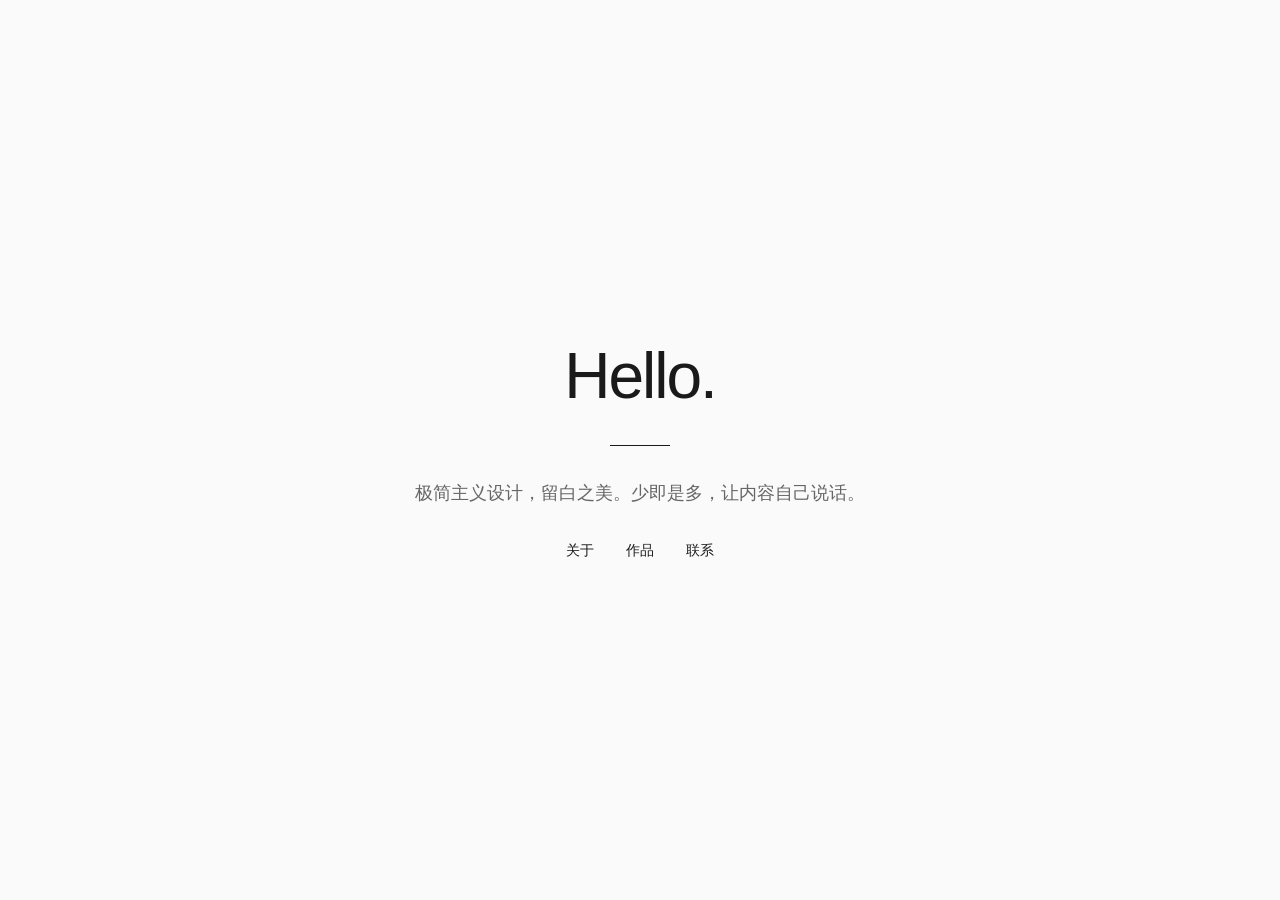
<file: playground/style-1-minimal.html>
<!DOCTYPE html>
<html lang="zh-CN">
<head>
    <meta charset="UTF-8">
    <meta name="viewport" content="width=device-width, initial-scale=1.0">
    <title>Style 1 - Minimal</title>
    <style>
        * { margin: 0; padding: 0; box-sizing: border-box; }
        body {
            font-family: 'Helvetica Neue', sans-serif;
            background: #fafafa;
            color: #1a1a1a;
            min-height: 100vh;
            display: flex;
            align-items: center;
            justify-content: center;
        }
        .container {
            text-align: center;
            padding: 2rem;
        }
        h1 {
            font-size: 4rem;
            font-weight: 200;
            letter-spacing: -2px;
            margin-bottom: 1rem;
        }
        .line {
            width: 60px;
            height: 1px;
            background: #1a1a1a;
            margin: 2rem auto;
        }
        p {
            font-size: 1.1rem;
            color: #666;
            line-height: 1.8;
            max-width: 500px;
            margin: 0 auto 2rem;
        }
        .links {
            display: flex;
            gap: 2rem;
            justify-content: center;
            font-size: 0.9rem;
        }
        .links a {
            color: #1a1a1a;
            text-decoration: none;
            border-bottom: 1px solid transparent;
            transition: border-color 0.3s;
        }
        .links a:hover {
            border-bottom-color: #1a1a1a;
        }
    </style>
</head>
<body>
    <div class="container">
        <h1>Hello.</h1>
        <div class="line"></div>
        <p>极简主义设计，留白之美。少即是多，让内容自己说话。</p>
        <div class="links">
            <a href="#">关于</a>
            <a href="#">作品</a>
            <a href="#">联系</a>
        </div>
    </div>
</body>
</html>
</file>
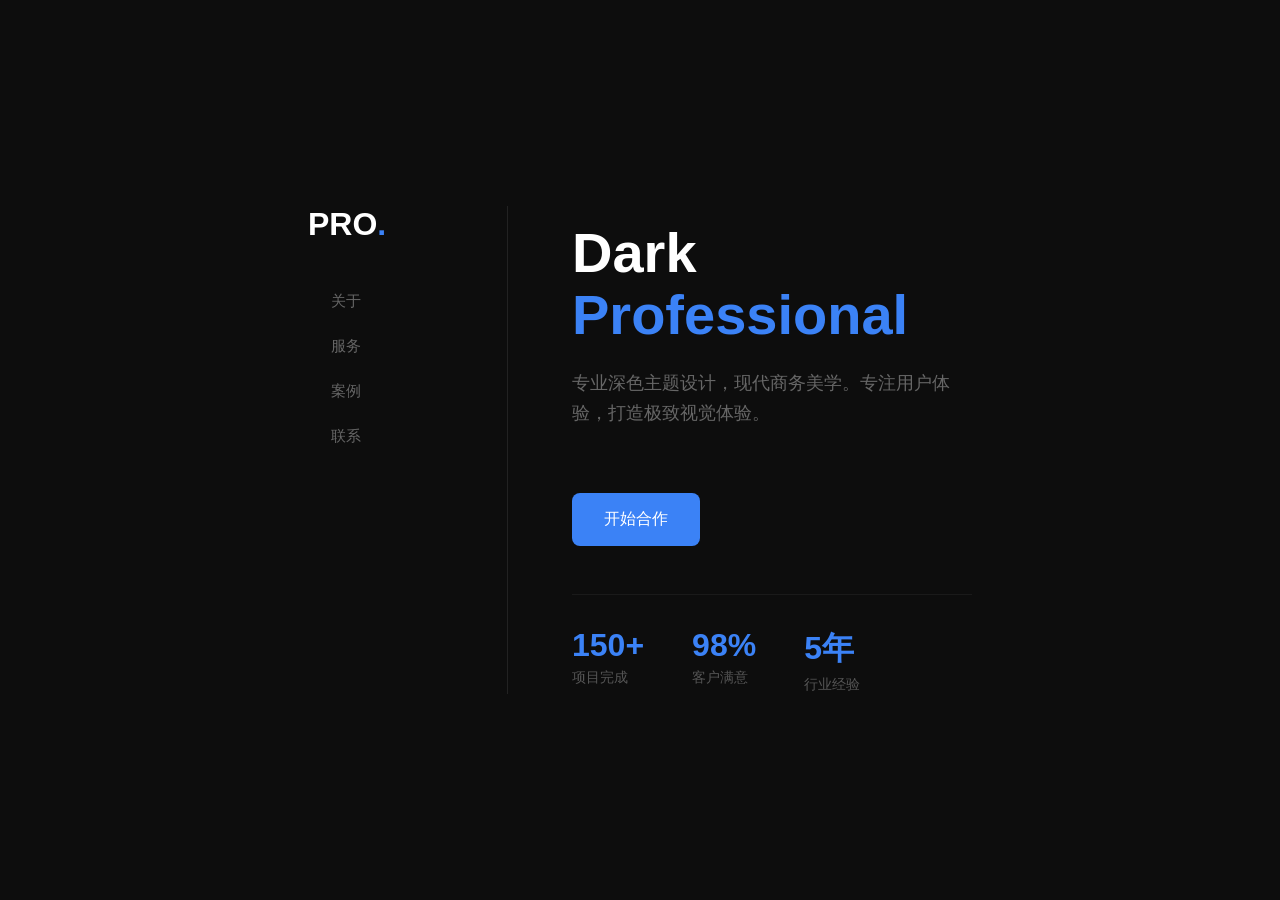
<file: playground/style-10-dark-professional.html>
<!DOCTYPE html>
<html lang="zh-CN">
<head>
    <meta charset="UTF-8">
    <meta name="viewport" content="width=device-width, initial-scale=1.0">
    <title>Style 10 - Dark Professional</title>
    <style>
        * { margin: 0; padding: 0; box-sizing: border-box; }
        body {
            font-family: 'Inter', -apple-system, BlinkMacSystemFont, sans-serif;
            background: #0d0d0d;
            color: #fff;
            min-height: 100vh;
            display: flex;
            align-items: center;
            justify-content: center;
        }
        .container {
            display: grid;
            grid-template-columns: 1fr 2fr;
            gap: 4rem;
            max-width: 1000px;
            padding: 3rem;
        }
        .sidebar {
            border-right: 1px solid #222;
            padding-right: 3rem;
        }
        .logo {
            font-size: 2rem;
            font-weight: 700;
            margin-bottom: 3rem;
            color: #fff;
        }
        .logo span {
            color: #3b82f6;
        }
        .nav {
            display: flex;
            flex-direction: column;
            gap: 1.5rem;
        }
        .nav a {
            color: #666;
            text-decoration: none;
            font-size: 0.95rem;
            transition: all 0.3s;
            display: flex;
            align-items: center;
            gap: 0.5rem;
        }
        .nav a::before {
            content: '→';
            opacity: 0;
            transition: opacity 0.3s;
        }
        .nav a:hover {
            color: #fff;
        }
        .nav a:hover::before {
            opacity: 1;
        }
        .main {
            padding-top: 1rem;
        }
        h1 {
            font-size: 3.5rem;
            font-weight: 700;
            line-height: 1.1;
            margin-bottom: 1.5rem;
        }
        h1 span {
            color: #3b82f6;
        }
        .subtitle {
            color: #666;
            font-size: 1.1rem;
            margin-bottom: 2rem;
            max-width: 400px;
            line-height: 1.7;
        }
        .stats {
            display: flex;
            gap: 3rem;
            margin-top: 3rem;
            padding-top: 2rem;
            border-top: 1px solid #1a1a1a;
        }
        .stat h3 {
            font-size: 2rem;
            font-weight: 700;
            color: #3b82f6;
        }
        .stat p {
            color: #555;
            font-size: 0.85rem;
            margin-top: 0.3rem;
        }
        .btn {
            display: inline-block;
            padding: 1rem 2rem;
            background: #3b82f6;
            color: #fff;
            text-decoration: none;
            border-radius: 8px;
            font-weight: 500;
            margin-top: 2rem;
            transition: all 0.3s;
        }
        .btn:hover {
            background: #2563eb;
            transform: translateY(-2px);
        }
        @media (max-width: 768px) {
            .container {
                grid-template-columns: 1fr;
            }
            .sidebar {
                border-right: none;
                border-bottom: 1px solid #222;
                padding-bottom: 2rem;
            }
            .nav {
                flex-direction: row;
                gap: 2rem;
            }
        }
    </style>
</head>
<body>
    <div class="container">
        <div class="sidebar">
            <div class="logo">PRO<span>.</span></div>
            <nav class="nav">
                <a href="#">关于</a>
                <a href="#">服务</a>
                <a href="#">案例</a>
                <a href="#">联系</a>
            </nav>
        </div>
        <div class="main">
            <h1>Dark<br><span>Professional</span></h1>
            <p class="subtitle">专业深色主题设计，现代商务美学。专注用户体验，打造极致视觉体验。</p>
            <a href="#" class="btn">开始合作</a>
            <div class="stats">
                <div class="stat">
                    <h3>150+</h3>
                    <p>项目完成</p>
                </div>
                <div class="stat">
                    <h3>98%</h3>
                    <p>客户满意</p>
                </div>
                <div class="stat">
                    <h3>5年</h3>
                    <p>行业经验</p>
                </div>
            </div>
        </div>
    </div>
</body>
</html>
</file>
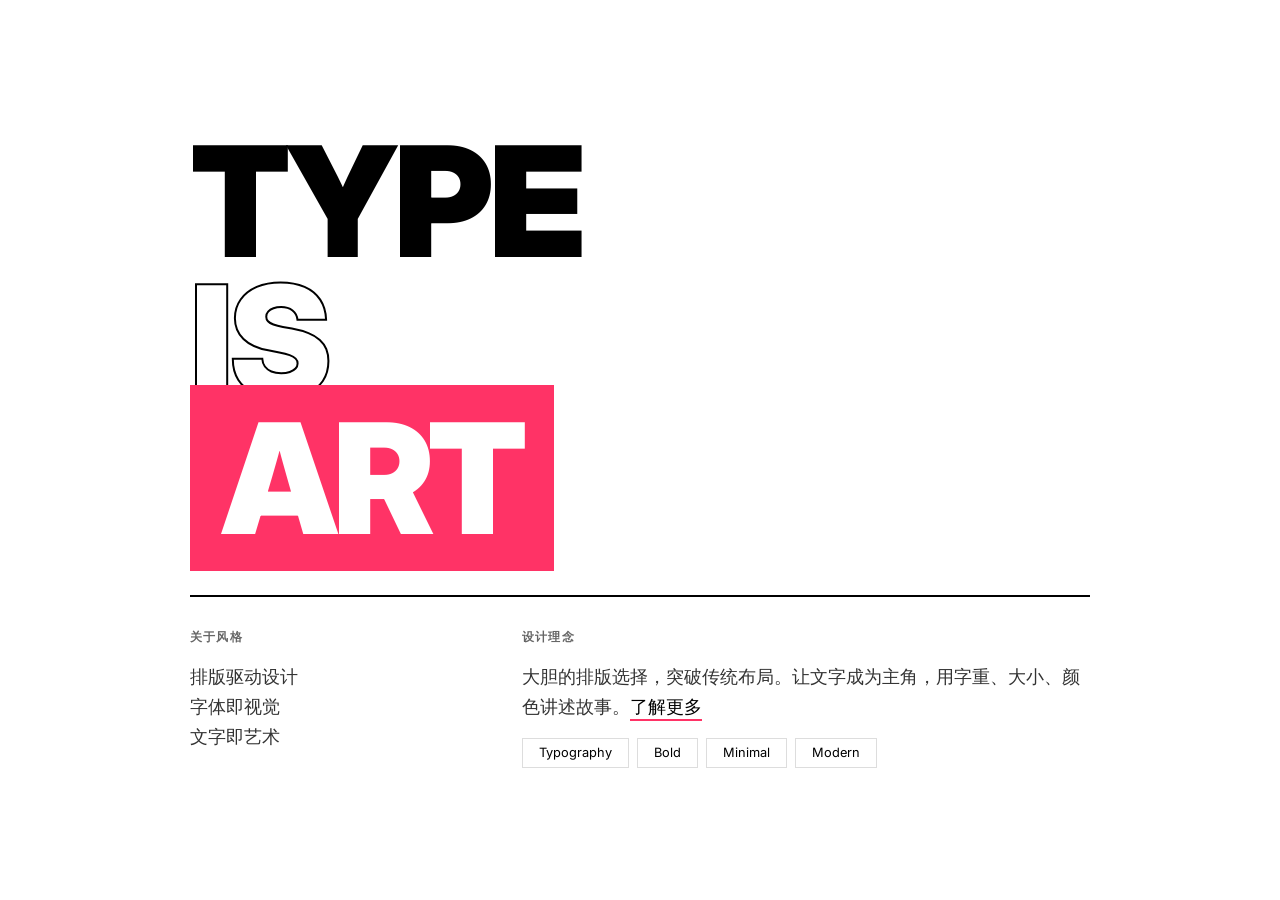
<file: playground/style-11-typographic.html>
<!DOCTYPE html>
<html lang="zh-CN">
<head>
    <meta charset="UTF-8">
    <meta name="viewport" content="width=device-width, initial-scale=1.0">
    <title>Style 11 - Typographic</title>
    <style>
        @import url('https://fonts.googleapis.com/css2?family=Inter:wght@300;400;600;900&display=swap');
        * { margin: 0; padding: 0; box-sizing: border-box; }
        body {
            font-family: 'Inter', sans-serif;
            background: #fff;
            color: #000;
            min-height: 100vh;
            display: flex;
            align-items: center;
            justify-content: center;
            padding: 2rem;
        }
        .container {
            max-width: 900px;
        }
        .hero-text {
            font-size: clamp(3rem, 12vw, 10rem);
            font-weight: 900;
            line-height: 0.9;
            letter-spacing: -0.03em;
            margin-bottom: 3rem;
        }
        .outline {
            -webkit-text-stroke: 2px #000;
            -webkit-text-fill-color: transparent;
        }
        .highlight {
            background: #ff3366;
            color: #fff;
            padding: 0 0.2em;
            display: inline;
        }
        .meta {
            display: grid;
            grid-template-columns: 1fr 2fr;
            gap: 3rem;
            padding-top: 2rem;
            border-top: 2px solid #000;
        }
        .meta h3 {
            font-size: 0.75rem;
            font-weight: 600;
            text-transform: uppercase;
            letter-spacing: 0.1em;
            color: #666;
            margin-bottom: 1rem;
        }
        .meta p {
            font-size: 1.1rem;
            line-height: 1.7;
            color: #333;
        }
        .meta a {
            color: #000;
            text-decoration: none;
            border-bottom: 2px solid #ff3366;
            padding-bottom: 0.1em;
            transition: all 0.3s;
        }
        .meta a:hover {
            background: #ff3366;
            color: #fff;
        }
        .keywords {
            display: flex;
            flex-wrap: wrap;
            gap: 0.5rem;
            margin-top: 1rem;
        }
        .keyword {
            padding: 0.4rem 1rem;
            border: 1px solid #ddd;
            font-size: 0.8rem;
            transition: all 0.3s;
        }
        .keyword:hover {
            background: #000;
            color: #fff;
            border-color: #000;
        }
        @media (max-width: 600px) {
            .meta {
                grid-template-columns: 1fr;
                gap: 2rem;
            }
        }
    </style>
</head>
<body>
    <div class="container">
        <h1 class="hero-text">
            TYPE<br>
            <span class="outline">IS</span><br>
            <span class="highlight">ART</span>
        </h1>
        
        <div class="meta">
            <div class="meta-left">
                <h3>关于风格</h3>
                <p>排版驱动设计<br>字体即视觉<br>文字即艺术</p>
            </div>
            <div class="meta-right">
                <h3>设计理念</h3>
                <p>大胆的排版选择，突破传统布局。让文字成为主角，用字重、大小、颜色讲述故事。<a href="#">了解更多</a></p>
                <div class="keywords">
                    <span class="keyword">Typography</span>
                    <span class="keyword">Bold</span>
                    <span class="keyword">Minimal</span>
                    <span class="keyword">Modern</span>
                </div>
            </div>
        </div>
    </div>
</body>
</html>
</file>
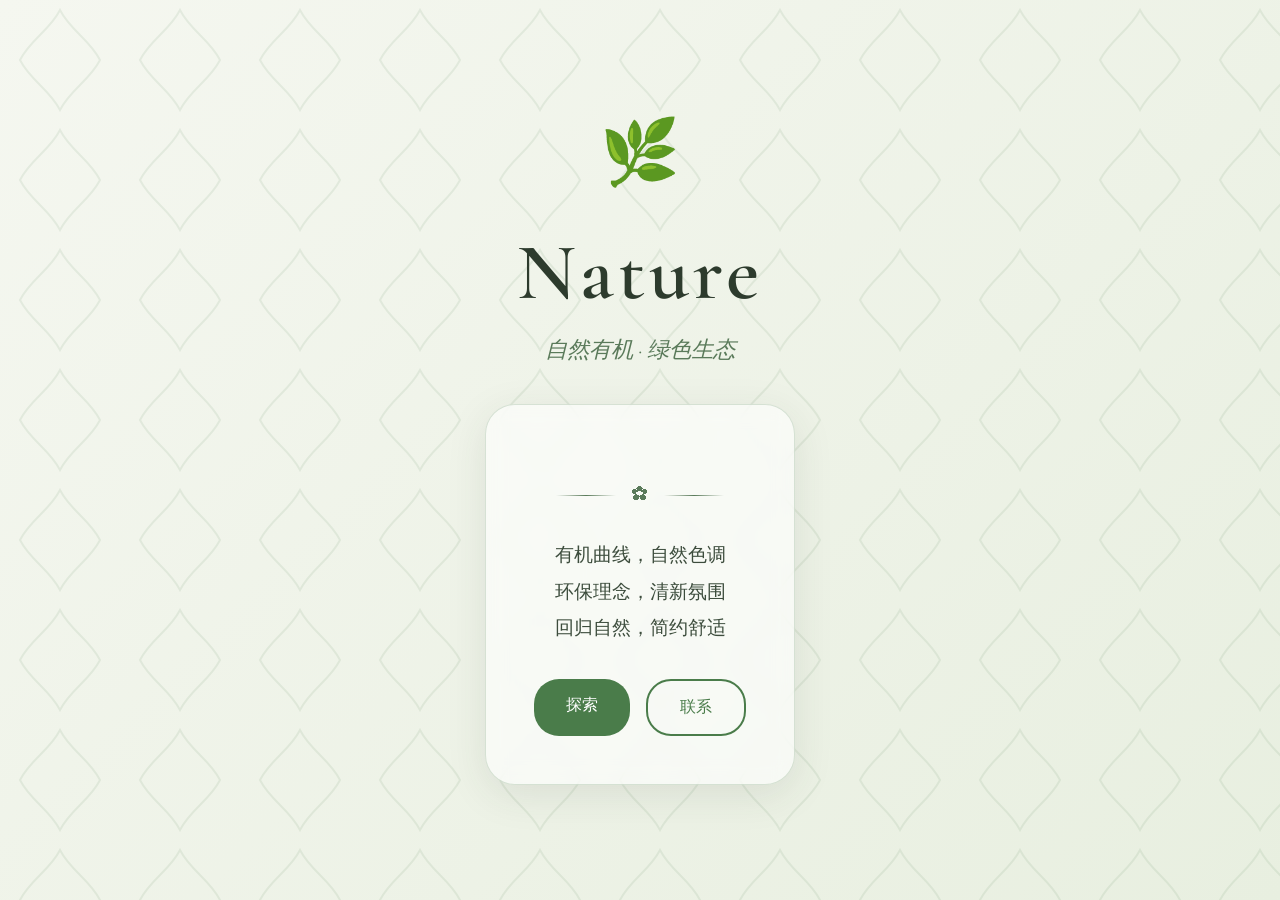
<file: playground/style-12-nature.html>
<!DOCTYPE html>
<html lang="zh-CN">
<head>
    <meta charset="UTF-8">
    <meta name="viewport" content="width=device-width, initial-scale=1.0">
    <title>Style 12 - Nature</title>
    <style>
        @import url('https://fonts.googleapis.com/css2?family=Cormorant+Garamond:wght@400;600&display=swap');
        * { margin: 0; padding: 0; box-sizing: border-box; }
        body {
            font-family: 'Cormorant Garamond', Georgia, serif;
            background: linear-gradient(135deg, #f5f7f0 0%, #e8efe0 100%);
            color: #2d3b2d;
            min-height: 100vh;
            display: flex;
            align-items: center;
            justify-content: center;
            position: relative;
            overflow: hidden;
        }
        .bg-pattern {
            position: absolute;
            top: 0;
            left: 0;
            right: 0;
            bottom: 0;
            opacity: 0.1;
            background-image: url("data:image/svg+xml,%3Csvg width='60' height='60' viewBox='0 0 60 60' xmlns='http://www.w3.org/2000/svg'%3E%3Cpath d='M30 5 C35 15, 45 20, 50 30 C45 40, 35 45, 30 55 C25 45, 15 40, 10 30 C15 20, 25 15, 30 5z' fill='none' stroke='%234a7c4a' stroke-width='1'/%3E%3C/svg%3E");
            background-size: 120px 120px;
            animation: float 20s linear infinite;
        }
        @keyframes float {
            0% { transform: translate(0, 0); }
            100% { transform: translate(-60px, -60px); }
        }
        .container {
            text-align: center;
            padding: 3rem;
            position: relative;
            z-index: 1;
        }
        .leaf-icon {
            font-size: 4rem;
            margin-bottom: 2rem;
            display: block;
        }
        h1 {
            font-size: 5rem;
            font-weight: 600;
            margin-bottom: 0.5rem;
            letter-spacing: 0.05em;
        }
        .subtitle {
            font-size: 1.4rem;
            color: #5a7a5a;
            margin-bottom: 2rem;
            font-style: italic;
        }
        .card {
            background: rgba(255,255,255,0.6);
            backdrop-filter: blur(10px);
            border-radius: 30px;
            padding: 3rem;
            max-width: 450px;
            margin: 0 auto;
            border: 1px solid rgba(74, 124, 74, 0.2);
            box-shadow: 0 10px 40px rgba(45, 59, 45, 0.1);
        }
        p {
            font-size: 1.2rem;
            line-height: 1.9;
            color: #3d4d3d;
            margin-bottom: 2rem;
        }
        .btn-group {
            display: flex;
            gap: 1rem;
            justify-content: center;
        }
        .btn {
            padding: 1rem 2rem;
            border-radius: 25px;
            text-decoration: none;
            font-size: 1rem;
            transition: all 0.3s;
        }
        .btn-primary {
            background: #4a7c4a;
            color: #fff;
        }
        .btn-primary:hover {
            background: #3d6b3d;
            transform: translateY(-2px);
            box-shadow: 0 5px 20px rgba(74, 124, 74, 0.3);
        }
        .btn-outline {
            border: 2px solid #4a7c4a;
            color: #4a7c4a;
            background: transparent;
        }
        .btn-outline:hover {
            background: #4a7c4a;
            color: #fff;
        }
        .decorative-line {
            display: flex;
            align-items: center;
            justify-content: center;
            gap: 1rem;
            margin: 2rem 0;
            color: #5a7a5a;
        }
        .decorative-line::before,
        .decorative-line::after {
            content: '';
            width: 60px;
            height: 1px;
            background: linear-gradient(90deg, transparent, #5a7a5a, transparent);
        }
    </style>
</head>
<body>
    <div class="bg-pattern"></div>
    <div class="container">
        <span class="leaf-icon">🌿</span>
        <h1>Nature</h1>
        <p class="subtitle">自然有机 · 绿色生态</p>
        <div class="card">
            <div class="decorative-line">✿</div>
            <p>有机曲线，自然色调<br>
            环保理念，清新氛围<br>
            回归自然，简约舒适</p>
            <div class="btn-group">
                <a href="#" class="btn btn-primary">探索</a>
                <a href="#" class="btn btn-outline">联系</a>
            </div>
        </div>
    </div>
</body>
</html>
</file>
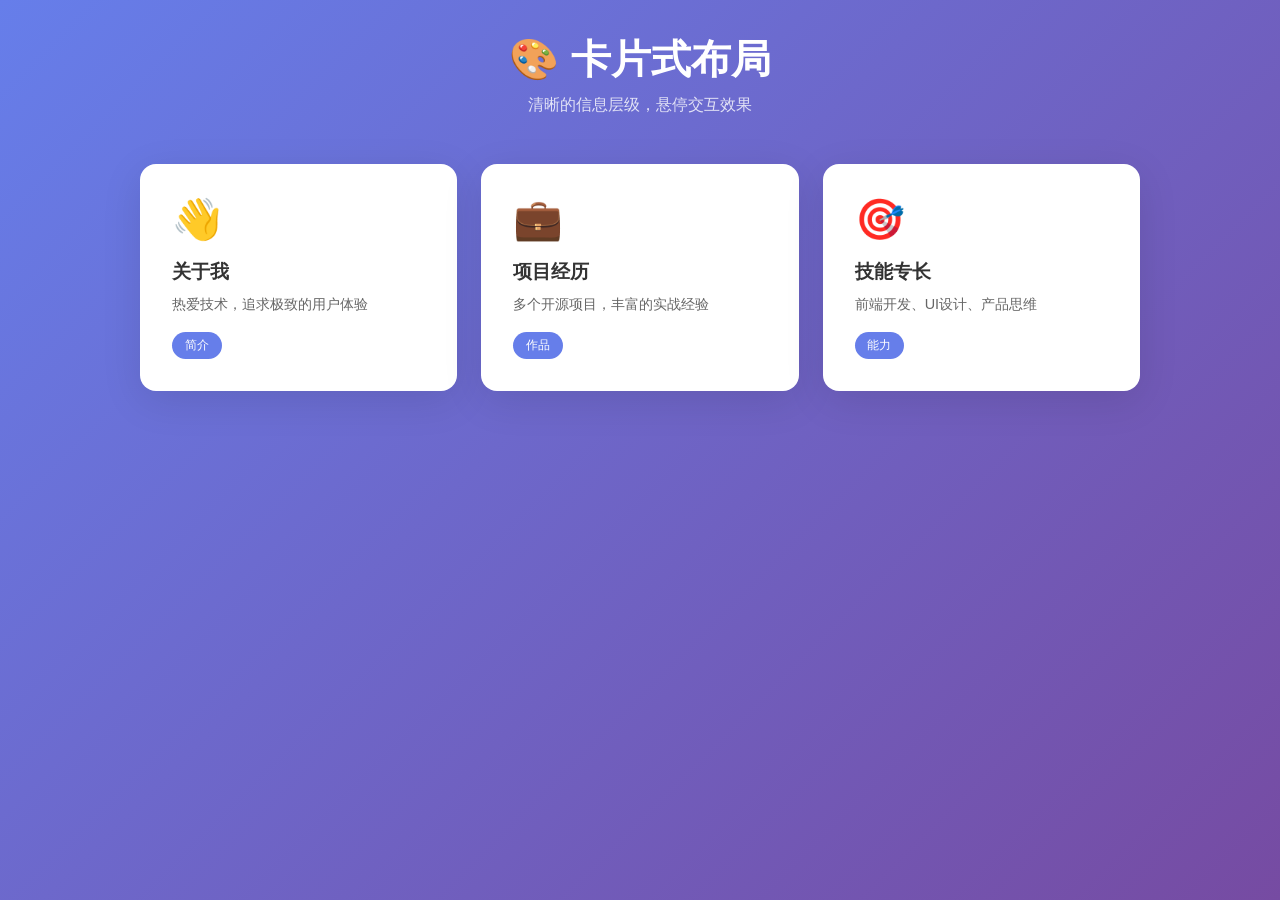
<file: playground/style-2-cards.html>
<!DOCTYPE html>
<html lang="zh-CN">
<head>
    <meta charset="UTF-8">
    <meta name="viewport" content="width=device-width, initial-scale=1.0">
    <title>Style 2 - Cards</title>
    <style>
        * { margin: 0; padding: 0; box-sizing: border-box; }
        body {
            font-family: 'Segoe UI', sans-serif;
            background: linear-gradient(135deg, #667eea 0%, #764ba2 100%);
            min-height: 100vh;
            padding: 2rem;
        }
        .header {
            text-align: center;
            color: white;
            margin-bottom: 3rem;
        }
        .header h1 { font-size: 2.5rem; margin-bottom: 0.5rem; }
        .header p { opacity: 0.8; }
        .cards {
            display: grid;
            grid-template-columns: repeat(auto-fit, minmax(280px, 1fr));
            gap: 1.5rem;
            max-width: 1000px;
            margin: 0 auto;
        }
        .card {
            background: white;
            border-radius: 16px;
            padding: 2rem;
            box-shadow: 0 10px 40px rgba(0,0,0,0.1);
            transition: transform 0.3s, box-shadow 0.3s;
        }
        .card:hover {
            transform: translateY(-5px);
            box-shadow: 0 20px 60px rgba(0,0,0,0.15);
        }
        .card-icon {
            font-size: 2.5rem;
            margin-bottom: 1rem;
        }
        .card h3 {
            font-size: 1.2rem;
            margin-bottom: 0.5rem;
            color: #333;
        }
        .card p {
            color: #666;
            font-size: 0.9rem;
            line-height: 1.6;
        }
        .card-tag {
            display: inline-block;
            background: #667eea;
            color: white;
            padding: 0.3rem 0.8rem;
            border-radius: 20px;
            font-size: 0.75rem;
            margin-top: 1rem;
        }
    </style>
</head>
<body>
    <div class="header">
        <h1>🎨 卡片式布局</h1>
        <p>清晰的信息层级，悬停交互效果</p>
    </div>
    <div class="cards">
        <div class="card">
            <div class="card-icon">👋</div>
            <h3>关于我</h3>
            <p>热爱技术，追求极致的用户体验</p>
            <span class="card-tag">简介</span>
        </div>
        <div class="card">
            <div class="card-icon">💼</div>
            <h3>项目经历</h3>
            <p>多个开源项目，丰富的实战经验</p>
            <span class="card-tag">作品</span>
        </div>
        <div class="card">
            <div class="card-icon">🎯</div>
            <h3>技能专长</h3>
            <p>前端开发、UI设计、产品思维</p>
            <span class="card-tag">能力</span>
        </div>
    </div>
</body>
</html>
</file>
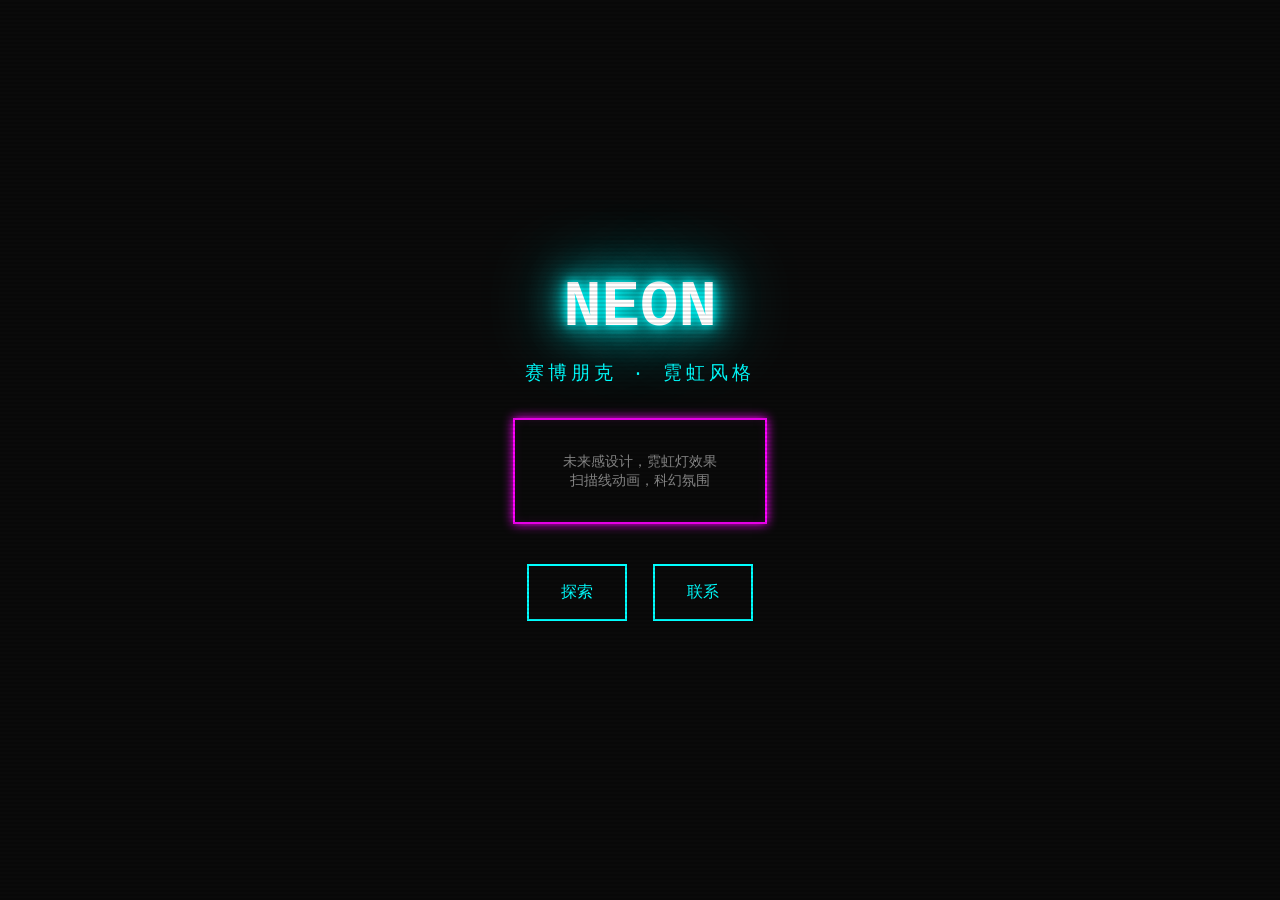
<file: playground/style-3-neon.html>
<!DOCTYPE html>
<html lang="zh-CN">
<head>
    <meta charset="UTF-8">
    <meta name="viewport" content="width=device-width, initial-scale=1.0">
    <title>Style 3 - Neon</title>
    <style>
        * { margin: 0; padding: 0; box-sizing: border-box; }
        body {
            font-family: 'Courier New', monospace;
            background: #0a0a0a;
            min-height: 100vh;
            display: flex;
            align-items: center;
            justify-content: center;
            overflow: hidden;
        }
        .container {
            text-align: center;
            padding: 2rem;
        }
        h1 {
            font-size: 4rem;
            color: #fff;
            text-shadow: 
                0 0 10px #0ff,
                0 0 20px #0ff,
                0 0 40px #0ff,
                0 0 80px #0ff;
            animation: glow 2s ease-in-out infinite alternate;
        }
        @keyframes glow {
            from { text-shadow: 0 0 10px #0ff, 0 0 20px #0ff; }
            to { text-shadow: 0 0 20px #f0f, 0 0 40px #f0f, 0 0 60px #f0f; }
        }
        .subtitle {
            color: #0ff;
            font-size: 1.2rem;
            margin: 1rem 0 2rem;
            letter-spacing: 4px;
        }
        .neon-box {
            border: 2px solid #f0f;
            padding: 2rem 3rem;
            margin: 2rem auto;
            max-width: 400px;
            box-shadow: 
                0 0 10px #f0f,
                inset 0 0 10px rgba(255,0,255,0.1);
        }
        .btn {
            display: inline-block;
            padding: 1rem 2rem;
            border: 2px solid #0ff;
            color: #0ff;
            text-decoration: none;
            margin: 0.5rem;
            transition: all 0.3s;
        }
        .btn:hover {
            background: #0ff;
            color: #0a0a0a;
            box-shadow: 0 0 20px #0ff;
        }
        .scanline {
            position: fixed;
            top: 0;
            left: 0;
            right: 0;
            bottom: 0;
            background: linear-gradient(
                transparent 50%,
                rgba(0,0,0,0.1) 50%
            );
            background-size: 100% 4px;
            pointer-events: none;
        }
    </style>
</head>
<body>
    <div class="scanline"></div>
    <div class="container">
        <h1>NEON</h1>
        <p class="subtitle">赛博朋克 · 霓虹风格</p>
        <div class="neon-box">
            <p style="color:#888;font-size:0.9rem;">
                未来感设计，霓虹灯效果<br>
                扫描线动画，科幻氛围
            </p>
        </div>
        <a href="#" class="btn">探索</a>
        <a href="#" class="btn">联系</a>
    </div>
</body>
</html>
</file>
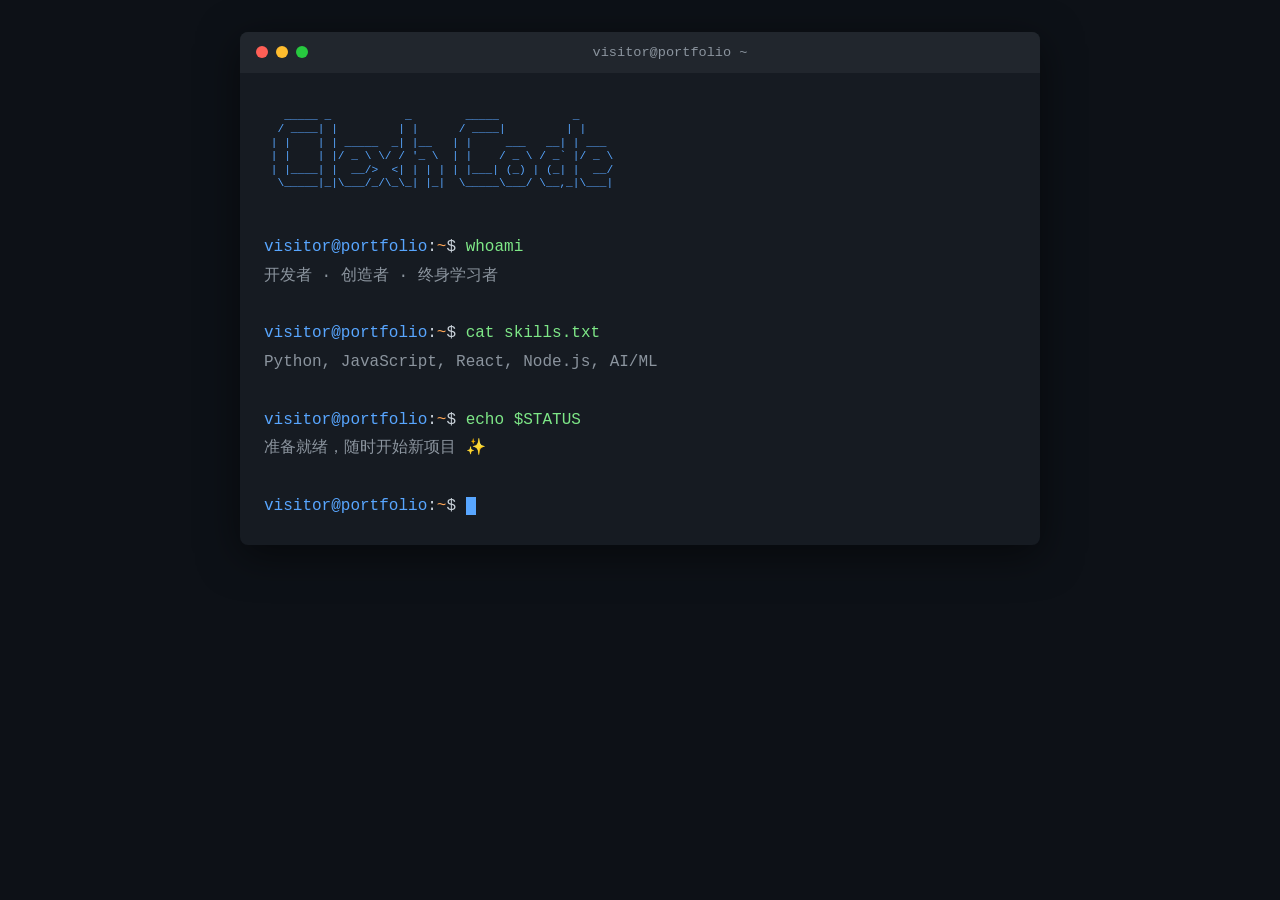
<file: playground/style-4-terminal.html>
<!DOCTYPE html>
<html lang="zh-CN">
<head>
    <meta charset="UTF-8">
    <meta name="viewport" content="width=device-width, initial-scale=1.0">
    <title>Style 4 - Terminal</title>
    <style>
        * { margin: 0; padding: 0; box-sizing: border-box; }
        body {
            font-family: 'Courier New', monospace;
            background: #0d1117;
            min-height: 100vh;
            padding: 2rem;
        }
        .terminal {
            max-width: 800px;
            margin: 0 auto;
            background: #161b22;
            border-radius: 8px;
            overflow: hidden;
            box-shadow: 0 10px 40px rgba(0,0,0,0.5);
        }
        .terminal-header {
            background: #21262d;
            padding: 0.8rem 1rem;
            display: flex;
            gap: 8px;
            align-items: center;
        }
        .dot {
            width: 12px;
            height: 12px;
            border-radius: 50%;
        }
        .dot.red { background: #ff5f56; }
        .dot.yellow { background: #ffbd2e; }
        .dot.green { background: #27c93f; }
        .terminal-title {
            flex: 1;
            text-align: center;
            color: #8b949e;
            font-size: 0.85rem;
        }
        .terminal-body {
            padding: 1.5rem;
            color: #c9d1d9;
            line-height: 1.8;
        }
        .prompt { color: #58a6ff; }
        .command { color: #7ee787; }
        .output { color: #8b949e; }
        .highlight { color: #ffa657; }
        .cursor {
            display: inline-block;
            width: 10px;
            height: 18px;
            background: #58a6ff;
            animation: blink 1s infinite;
            vertical-align: middle;
        }
        @keyframes blink {
            0%, 50% { opacity: 1; }
            51%, 100% { opacity: 0; }
        }
        .ascii-art {
            color: #58a6ff;
            white-space: pre;
            font-size: 0.7rem;
            line-height: 1.2;
        }
    </style>
</head>
<body>
    <div class="terminal">
        <div class="terminal-header">
            <div class="dot red"></div>
            <div class="dot yellow"></div>
            <div class="dot green"></div>
            <span class="terminal-title">visitor@portfolio ~ </span>
        </div>
        <div class="terminal-body">
            <div class="ascii-art">
   _____ _           _        _____           _ 
  / ____| |         | |      / ____|         | |
 | |    | | _____  _| |__   | |     ___   __| | ___
 | |    | |/ _ \ \/ / '_ \  | |    / _ \ / _` |/ _ \
 | |____| |  __/>  <| | | | | |___| (_) | (_| |  __/
  \_____|_|\___/_/\_\_| |_|  \_____\___/ \__,_|\___|
            </div>
            <br>
            <p><span class="prompt">visitor@portfolio</span>:<span class="highlight">~</span>$ <span class="command">whoami</span></p>
            <p class="output">开发者 · 创造者 · 终身学习者</p>
            <br>
            <p><span class="prompt">visitor@portfolio</span>:<span class="highlight">~</span>$ <span class="command">cat skills.txt</span></p>
            <p class="output">Python, JavaScript, React, Node.js, AI/ML</p>
            <br>
            <p><span class="prompt">visitor@portfolio</span>:<span class="highlight">~</span>$ <span class="command">echo $STATUS</span></p>
            <p class="output">准备就绪，随时开始新项目 ✨</p>
            <br>
            <p><span class="prompt">visitor@portfolio</span>:<span class="highlight">~</span>$ <span class="cursor"></span></p>
        </div>
    </div>
</body>
</html>
</file>
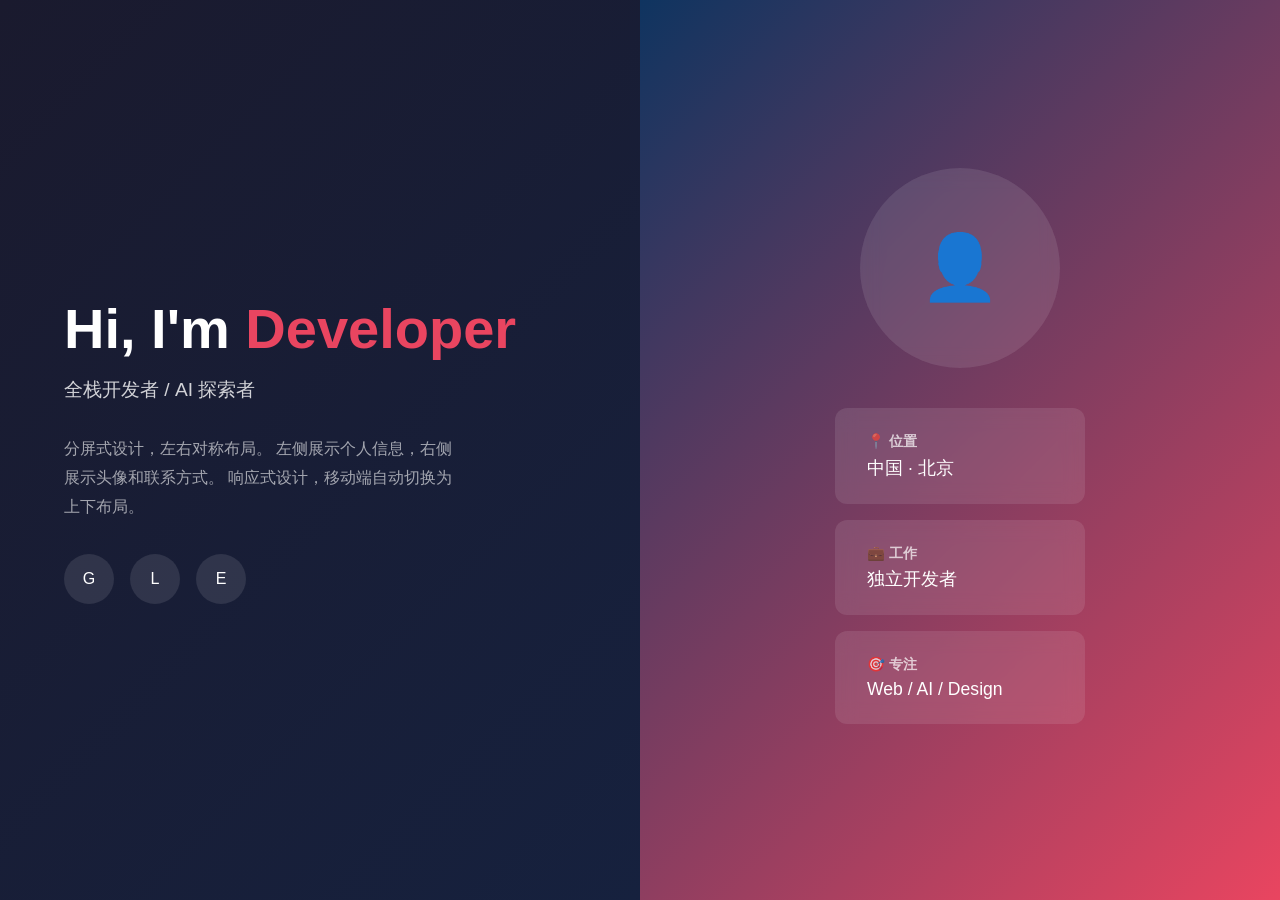
<file: playground/style-5-split.html>
<!DOCTYPE html>
<html lang="zh-CN">
<head>
    <meta charset="UTF-8">
    <meta name="viewport" content="width=device-width, initial-scale=1.0">
    <title>Style 5 - Split</title>
    <style>
        * { margin: 0; padding: 0; box-sizing: border-box; }
        body {
            font-family: 'Segoe UI', sans-serif;
            min-height: 100vh;
            display: flex;
        }
        .left {
            flex: 1;
            background: linear-gradient(135deg, #1a1a2e 0%, #16213e 100%);
            display: flex;
            flex-direction: column;
            justify-content: center;
            padding: 4rem;
            color: white;
        }
        .right {
            flex: 1;
            background: linear-gradient(135deg, #0f3460 0%, #e94560 100%);
            display: flex;
            flex-direction: column;
            justify-content: center;
            align-items: center;
            padding: 4rem;
        }
        h1 {
            font-size: 3.5rem;
            font-weight: 700;
            margin-bottom: 1rem;
        }
        .subtitle {
            font-size: 1.2rem;
            opacity: 0.8;
            margin-bottom: 2rem;
        }
        .desc {
            font-size: 1rem;
            opacity: 0.6;
            line-height: 1.8;
            max-width: 400px;
        }
        .avatar-placeholder {
            width: 200px;
            height: 200px;
            background: rgba(255,255,255,0.1);
            border-radius: 50%;
            display: flex;
            align-items: center;
            justify-content: center;
            font-size: 4rem;
            margin-bottom: 2rem;
            backdrop-filter: blur(10px);
        }
        .info-card {
            background: rgba(255,255,255,0.1);
            backdrop-filter: blur(10px);
            padding: 1.5rem 2rem;
            border-radius: 12px;
            color: white;
            margin: 0.5rem 0;
            min-width: 250px;
        }
        .info-card h3 {
            font-size: 0.9rem;
            opacity: 0.7;
            margin-bottom: 0.3rem;
        }
        .info-card p {
            font-size: 1.1rem;
        }
        .social {
            display: flex;
            gap: 1rem;
            margin-top: 2rem;
        }
        .social a {
            width: 50px;
            height: 50px;
            background: rgba(255,255,255,0.1);
            border-radius: 50%;
            display: flex;
            align-items: center;
            justify-content: center;
            color: white;
            text-decoration: none;
            transition: all 0.3s;
        }
        .social a:hover {
            background: white;
            color: #1a1a2e;
        }
        @media (max-width: 768px) {
            body { flex-direction: column; }
            .left, .right { min-height: 50vh; }
        }
    </style>
</head>
<body>
    <div class="left">
        <h1>Hi, I'm <span style="color:#e94560">Developer</span></h1>
        <p class="subtitle">全栈开发者 / AI 探索者</p>
        <p class="desc">
            分屏式设计，左右对称布局。
            左侧展示个人信息，右侧展示头像和联系方式。
            响应式设计，移动端自动切换为上下布局。
        </p>
        <div class="social">
            <a href="#">G</a>
            <a href="#">L</a>
            <a href="#">E</a>
        </div>
    </div>
    <div class="right">
        <div class="avatar-placeholder">👤</div>
        <div class="info-card">
            <h3>📍 位置</h3>
            <p>中国 · 北京</p>
        </div>
        <div class="info-card">
            <h3>💼 工作</h3>
            <p>独立开发者</p>
        </div>
        <div class="info-card">
            <h3>🎯 专注</h3>
            <p>Web / AI / Design</p>
        </div>
    </div>
</body>
</html>
</file>
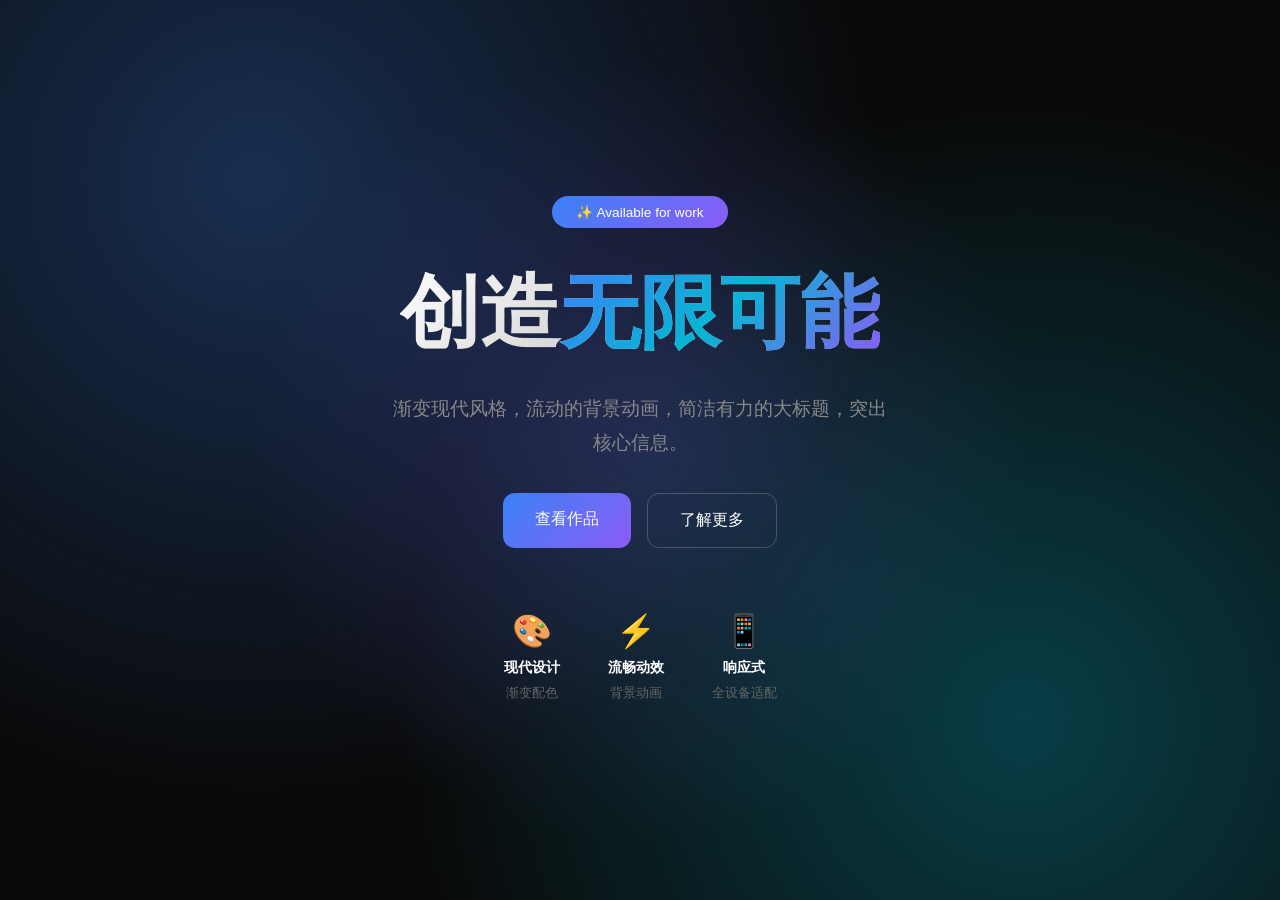
<file: playground/style-6-gradient.html>
<!DOCTYPE html>
<html lang="zh-CN">
<head>
    <meta charset="UTF-8">
    <meta name="viewport" content="width=device-width, initial-scale=1.0">
    <title>Style 6 - Gradient Modern</title>
    <style>
        * { margin: 0; padding: 0; box-sizing: border-box; }
        body {
            font-family: 'Inter', -apple-system, sans-serif;
            background: #0a0a0a;
            min-height: 100vh;
            overflow-x: hidden;
        }
        .gradient-bg {
            position: fixed;
            inset: 0;
            background: 
                radial-gradient(circle at 20% 20%, rgba(59, 130, 246, 0.3) 0%, transparent 50%),
                radial-gradient(circle at 80% 80%, rgba(6, 182, 212, 0.3) 0%, transparent 50%),
                radial-gradient(circle at 50% 50%, rgba(139, 92, 246, 0.2) 0%, transparent 50%);
            animation: bgMove 10s ease-in-out infinite;
        }
        @keyframes bgMove {
            0%, 100% { transform: scale(1) rotate(0deg); }
            50% { transform: scale(1.1) rotate(5deg); }
        }
        .content {
            position: relative;
            z-index: 1;
            min-height: 100vh;
            display: flex;
            flex-direction: column;
            justify-content: center;
            align-items: center;
            padding: 2rem;
            text-align: center;
        }
        .badge {
            background: linear-gradient(135deg, #3b82f6, #8b5cf6);
            padding: 0.5rem 1.5rem;
            border-radius: 50px;
            color: white;
            font-size: 0.85rem;
            margin-bottom: 2rem;
            font-weight: 500;
        }
        h1 {
            font-size: clamp(2.5rem, 8vw, 5rem);
            background: linear-gradient(135deg, #fff 0%, #a0a0a0 100%);
            -webkit-background-clip: text;
            -webkit-text-fill-color: transparent;
            margin-bottom: 1.5rem;
        }
        .gradient-text {
            background: linear-gradient(135deg, #3b82f6, #06b6d4, #8b5cf6);
            -webkit-background-clip: text;
            -webkit-text-fill-color: transparent;
        }
        p {
            color: #888;
            font-size: 1.2rem;
            max-width: 500px;
            margin-bottom: 2rem;
            line-height: 1.8;
        }
        .btn-group {
            display: flex;
            gap: 1rem;
            flex-wrap: wrap;
            justify-content: center;
        }
        .btn {
            padding: 1rem 2rem;
            border-radius: 12px;
            font-size: 1rem;
            font-weight: 500;
            cursor: pointer;
            transition: all 0.3s;
            text-decoration: none;
        }
        .btn-primary {
            background: linear-gradient(135deg, #3b82f6, #8b5cf6);
            color: white;
            border: none;
        }
        .btn-primary:hover {
            transform: translateY(-2px);
            box-shadow: 0 10px 30px rgba(59, 130, 246, 0.4);
        }
        .btn-secondary {
            background: transparent;
            color: white;
            border: 1px solid rgba(255,255,255,0.2);
        }
        .btn-secondary:hover {
            border-color: rgba(255,255,255,0.5);
            background: rgba(255,255,255,0.05);
        }
        .features {
            display: flex;
            gap: 3rem;
            margin-top: 4rem;
            flex-wrap: wrap;
            justify-content: center;
        }
        .feature {
            text-align: center;
        }
        .feature-icon {
            font-size: 2rem;
            margin-bottom: 0.5rem;
        }
        .feature h3 {
            color: white;
            font-size: 0.9rem;
            margin-bottom: 0.3rem;
        }
        .feature p {
            color: #666;
            font-size: 0.8rem;
            margin: 0;
        }
    </style>
</head>
<body>
    <div class="gradient-bg"></div>
    <div class="content">
        <span class="badge">✨ Available for work</span>
        <h1>创造<span class="gradient-text">无限可能</span></h1>
        <p>渐变现代风格，流动的背景动画，简洁有力的大标题，突出核心信息。</p>
        <div class="btn-group">
            <a href="#" class="btn btn-primary">查看作品</a>
            <a href="#" class="btn btn-secondary">了解更多</a>
        </div>
        <div class="features">
            <div class="feature">
                <div class="feature-icon">🎨</div>
                <h3>现代设计</h3>
                <p>渐变配色</p>
            </div>
            <div class="feature">
                <div class="feature-icon">⚡</div>
                <h3>流畅动效</h3>
                <p>背景动画</p>
            </div>
            <div class="feature">
                <div class="feature-icon">📱</div>
                <h3>响应式</h3>
                <p>全设备适配</p>
            </div>
        </div>
    </div>
</body>
</html>
</file>
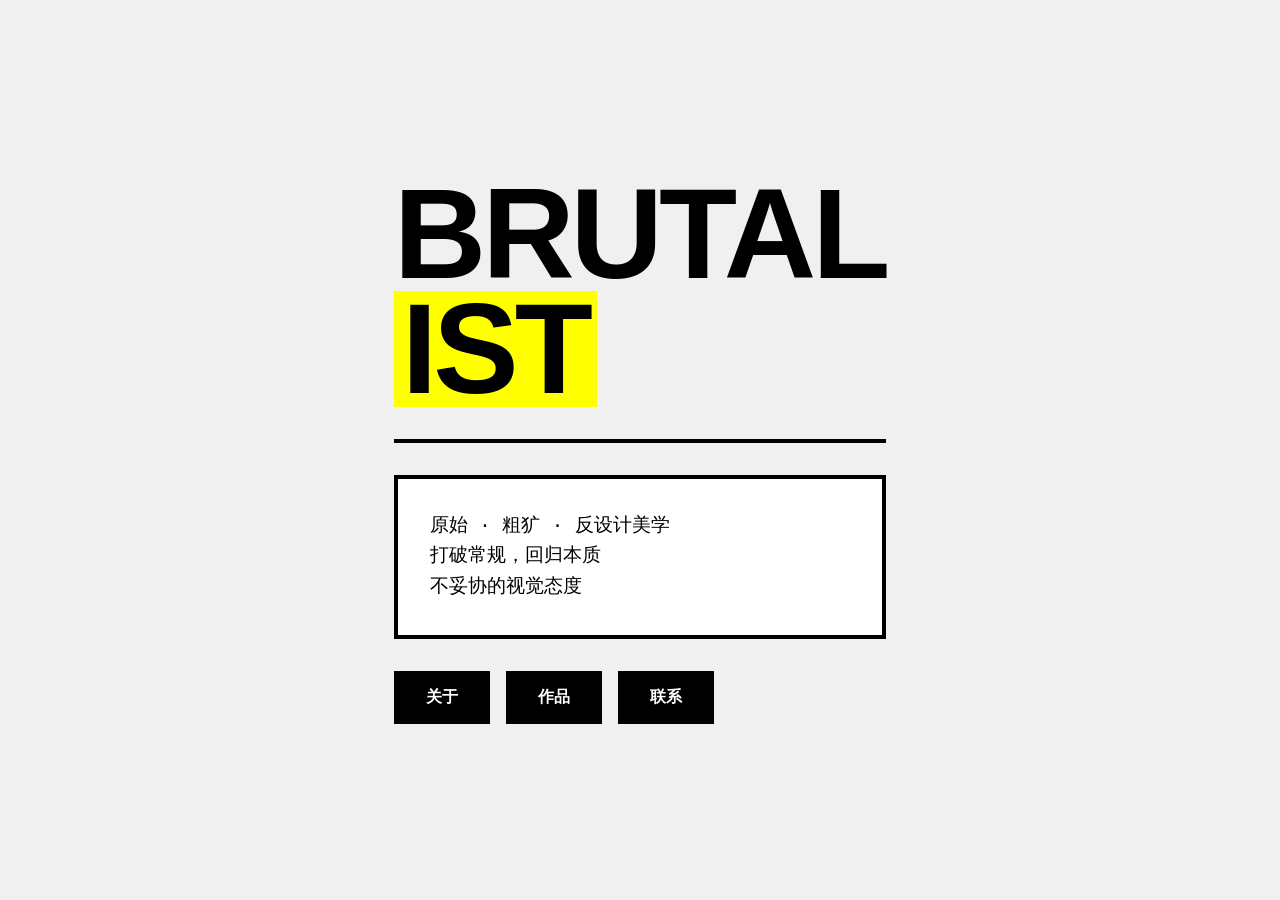
<file: playground/style-7-brutalist.html>
<!DOCTYPE html>
<html lang="zh-CN">
<head>
    <meta charset="UTF-8">
    <meta name="viewport" content="width=device-width, initial-scale=1.0">
    <title>Style 7 - Brutalist</title>
    <style>
        * { margin: 0; padding: 0; box-sizing: border-box; }
        body {
            font-family: 'Arial Black', 'Helvetica Neue', sans-serif;
            background: #f0f0f0;
            color: #000;
            min-height: 100vh;
            display: flex;
            align-items: center;
            justify-content: center;
        }
        .container {
            padding: 3rem;
            max-width: 800px;
        }
        h1 {
            font-size: 8rem;
            font-weight: 900;
            line-height: 0.9;
            text-transform: uppercase;
            letter-spacing: -4px;
            margin-bottom: 2rem;
        }
        .highlight {
            background: #ff0;
            padding: 0 0.5rem;
            display: inline-block;
        }
        .box {
            border: 4px solid #000;
            padding: 2rem;
            margin: 2rem 0;
            background: #fff;
        }
        .box p {
            font-size: 1.2rem;
            line-height: 1.6;
            font-family: 'Courier New', monospace;
        }
        .nav {
            display: flex;
            gap: 1rem;
            flex-wrap: wrap;
        }
        .nav a {
            padding: 1rem 2rem;
            background: #000;
            color: #fff;
            text-decoration: none;
            font-size: 1rem;
            font-weight: 900;
            text-transform: uppercase;
            transition: all 0.1s;
        }
        .nav a:hover {
            background: #ff0;
            color: #000;
        }
        .divider {
            width: 100%;
            height: 4px;
            background: #000;
            margin: 2rem 0;
        }
    </style>
</head>
<body>
    <div class="container">
        <h1>BRUTAL<br><span class="highlight">IST</span></h1>
        <div class="divider"></div>
        <div class="box">
            <p>原始 · 粗犷 · 反设计美学<br>
            打破常规，回归本质<br>
            不妥协的视觉态度</p>
        </div>
        <div class="nav">
            <a href="#">关于</a>
            <a href="#">作品</a>
            <a href="#">联系</a>
        </div>
    </div>
</body>
</html>
</file>
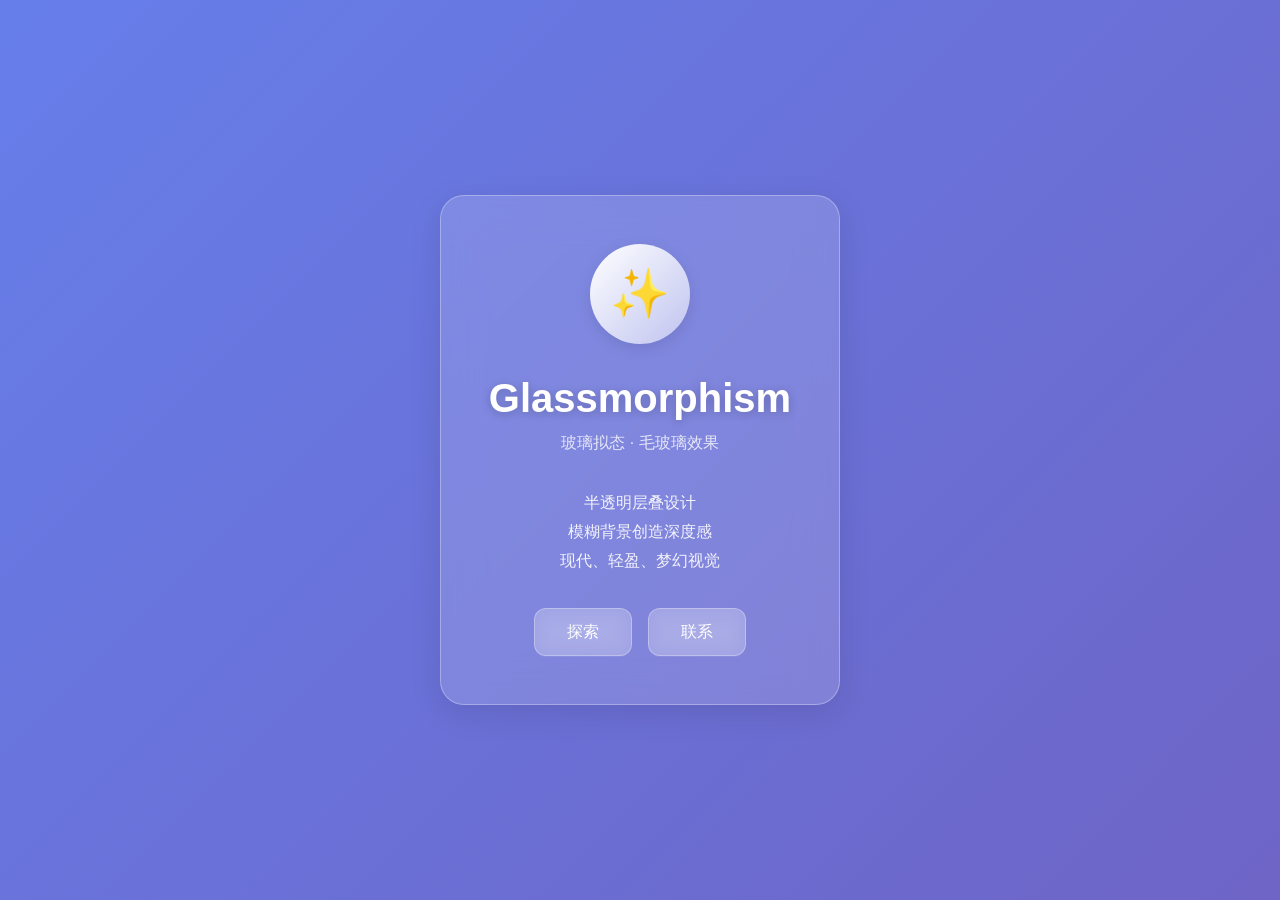
<file: playground/style-8-glassmorphism.html>
<!DOCTYPE html>
<html lang="zh-CN">
<head>
    <meta charset="UTF-8">
    <meta name="viewport" content="width=device-width, initial-scale=1.0">
    <title>Style 8 - Glassmorphism</title>
    <style>
        * { margin: 0; padding: 0; box-sizing: border-box; }
        body {
            font-family: -apple-system, BlinkMacSystemFont, 'Segoe UI', sans-serif;
            min-height: 100vh;
            display: flex;
            align-items: center;
            justify-content: center;
            background: linear-gradient(135deg, #667eea 0%, #764ba2 50%, #f093fb 100%);
            background-size: 400% 400%;
            animation: gradientShift 15s ease infinite;
        }
        @keyframes gradientShift {
            0% { background-position: 0% 50%; }
            50% { background-position: 100% 50%; }
            100% { background-position: 0% 50%; }
        }
        .glass-card {
            background: rgba(255, 255, 255, 0.15);
            backdrop-filter: blur(20px);
            -webkit-backdrop-filter: blur(20px);
            border-radius: 24px;
            padding: 3rem;
            max-width: 500px;
            text-align: center;
            border: 1px solid rgba(255, 255, 255, 0.3);
            box-shadow: 0 8px 32px rgba(0, 0, 0, 0.1);
        }
        .avatar {
            width: 100px;
            height: 100px;
            border-radius: 50%;
            background: linear-gradient(135deg, #fff 0%, rgba(255,255,255,0.5) 100%);
            margin: 0 auto 2rem;
            display: flex;
            align-items: center;
            justify-content: center;
            font-size: 3rem;
            box-shadow: 0 4px 16px rgba(0, 0, 0, 0.1);
        }
        h1 {
            font-size: 2.5rem;
            color: #fff;
            margin-bottom: 0.5rem;
            text-shadow: 0 2px 10px rgba(0,0,0,0.2);
        }
        .subtitle {
            color: rgba(255,255,255,0.8);
            font-size: 1rem;
            margin-bottom: 2rem;
        }
        p {
            color: rgba(255,255,255,0.9);
            line-height: 1.8;
            margin-bottom: 2rem;
        }
        .btn-group {
            display: flex;
            gap: 1rem;
            justify-content: center;
        }
        .btn {
            padding: 0.8rem 2rem;
            background: rgba(255,255,255,0.2);
            color: #fff;
            border-radius: 12px;
            text-decoration: none;
            backdrop-filter: blur(10px);
            border: 1px solid rgba(255,255,255,0.3);
            transition: all 0.3s;
        }
        .btn:hover {
            background: rgba(255,255,255,0.35);
            transform: translateY(-2px);
        }
    </style>
</head>
<body>
    <div class="glass-card">
        <div class="avatar">✨</div>
        <h1>Glassmorphism</h1>
        <p class="subtitle">玻璃拟态 · 毛玻璃效果</p>
        <p>半透明层叠设计<br>模糊背景创造深度感<br>现代、轻盈、梦幻视觉</p>
        <div class="btn-group">
            <a href="#" class="btn">探索</a>
            <a href="#" class="btn">联系</a>
        </div>
    </div>
</body>
</html>
</file>
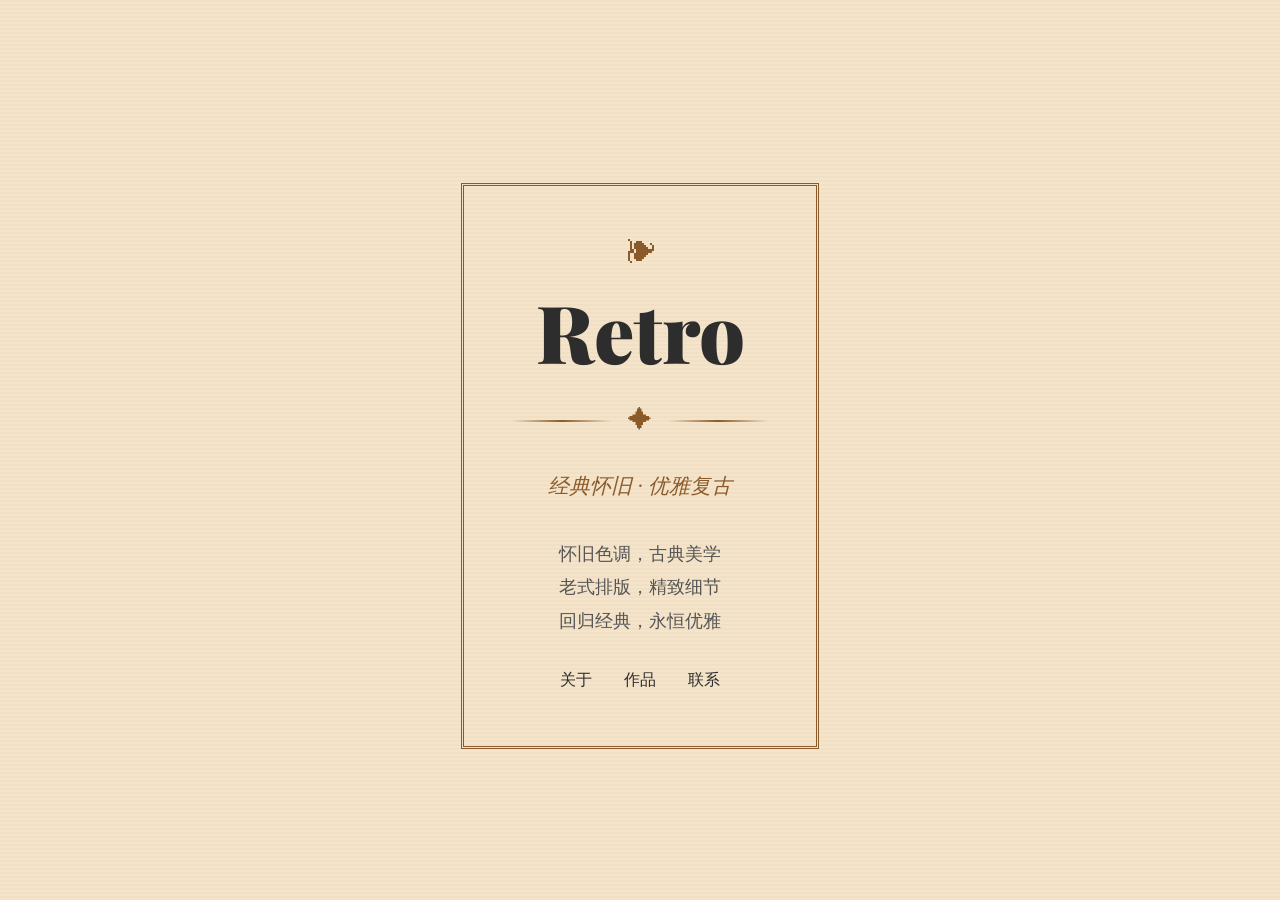
<file: playground/style-9-retro.html>
<!DOCTYPE html>
<html lang="zh-CN">
<head>
    <meta charset="UTF-8">
    <meta name="viewport" content="width=device-width, initial-scale=1.0">
    <title>Style 9 - Retro</title>
    <style>
        @import url('https://fonts.googleapis.com/css2?family=Playfair+Display:wght@400;700;900&display=swap');
        * { margin: 0; padding: 0; box-sizing: border-box; }
        body {
            font-family: 'Georgia', serif;
            background: #f4e4c9;
            color: #2d2d2d;
            min-height: 100vh;
            display: flex;
            align-items: center;
            justify-content: center;
            background-image: 
                repeating-linear-gradient(
                    0deg,
                    transparent,
                    transparent 2px,
                    rgba(139, 90, 43, 0.03) 2px,
                    rgba(139, 90, 43, 0.03) 4px
                );
        }
        .container {
            text-align: center;
            padding: 3rem;
            max-width: 700px;
        }
        .ornament {
            font-size: 2rem;
            color: #8b5a2b;
            margin-bottom: 1rem;
        }
        h1 {
            font-family: 'Playfair Display', serif;
            font-size: 5rem;
            font-weight: 900;
            color: #2d2d2d;
            line-height: 1.1;
            margin-bottom: 0.5rem;
        }
        .divider {
            display: flex;
            align-items: center;
            justify-content: center;
            gap: 1rem;
            margin: 2rem 0;
        }
        .divider span {
            font-size: 1.5rem;
            color: #8b5a2b;
        }
        .divider::before,
        .divider::after {
            content: '';
            width: 100px;
            height: 2px;
            background: linear-gradient(90deg, transparent, #8b5a2b, transparent);
        }
        .subtitle {
            font-size: 1.3rem;
            color: #8b5a2b;
            font-style: italic;
            margin-bottom: 2rem;
        }
        p {
            font-size: 1.1rem;
            line-height: 1.9;
            color: #555;
            margin-bottom: 2rem;
        }
        .nav {
            display: flex;
            gap: 2rem;
            justify-content: center;
        }
        .nav a {
            color: #2d2d2d;
            text-decoration: none;
            font-size: 1rem;
            padding-bottom: 0.3rem;
            border-bottom: 2px solid transparent;
            transition: all 0.3s;
        }
        .nav a:hover {
            border-bottom-color: #8b5a2b;
            color: #8b5a2b;
        }
        .frame {
            border: 3px double #8b5a2b;
            padding: 3rem;
            margin-top: 2rem;
        }
    </style>
</head>
<body>
    <div class="container">
        <div class="frame">
            <div class="ornament">❧</div>
            <h1>Retro</h1>
            <div class="divider">
                <span>✦</span>
            </div>
            <p class="subtitle">经典怀旧 · 优雅复古</p>
            <p>怀旧色调，古典美学<br>
            老式排版，精致细节<br>
            回归经典，永恒优雅</p>
            <div class="nav">
                <a href="#">关于</a>
                <a href="#">作品</a>
                <a href="#">联系</a>
            </div>
        </div>
    </div>
</body>
</html>
</file>
<file: styles.css>
/* ========================================
   CSS Variables & Theme
======================================== */
:root {
    /* Colors - Dark Theme (Default) */
    --bg-primary: #0a0a0f;
    --bg-secondary: #12121a;
    --bg-tertiary: #1a1a25;
    --text-primary: #ffffff;
    --text-secondary: #a0a0b0;
    --text-muted: #6b6b7b;
    --accent-primary: #3b82f6;
    --accent-secondary: #1e40af;
    --accent-gradient: linear-gradient(135deg, #0891b2 0%, #3b82f6 50%, #1e40af 100%);
    --glass-bg: rgba(255, 255, 255, 0.05);
    --glass-border: rgba(255, 255, 255, 0.1);
    --shadow-sm: 0 2px 8px rgba(0, 0, 0, 0.3);
    --shadow-md: 0 4px 20px rgba(0, 0, 0, 0.4);
    --shadow-lg: 0 8px 40px rgba(0, 0, 0, 0.5);
    --shadow-glow: 0 0 40px rgba(59, 130, 246, 0.3);
    
    /* Typography */
    --font-sans: 'Inter', 'Noto Sans SC', -apple-system, BlinkMacSystemFont, sans-serif;
    
    /* Spacing */
    --section-padding: 100px 0;
    --container-width: 1200px;
    
    /* Transitions */
    --transition-fast: 0.15s ease;
    --transition-base: 0.3s ease;
    --transition-slow: 0.5s ease;
}

/* Light Theme */
[data-theme="light"] {
    --bg-primary: #fafafa;
    --bg-secondary: #ffffff;
    --bg-tertiary: #f5f5f5;
    --text-primary: #1a1a1a;
    --text-secondary: #525252;
    --text-muted: #9ca3af;
    --glass-bg: rgba(0, 0, 0, 0.02);
    --glass-border: rgba(0, 0, 0, 0.08);
    --shadow-sm: 0 2px 8px rgba(0, 0, 0, 0.08);
    --shadow-md: 0 4px 20px rgba(0, 0, 0, 0.1);
    --shadow-lg: 0 8px 40px rgba(0, 0, 0, 0.12);
}

/* ========================================
   Reset & Base Styles
======================================== */
*, *::before, *::after {
    margin: 0;
    padding: 0;
    box-sizing: border-box;
}

html {
    scroll-behavior: smooth;
    font-size: 16px;
}

body {
    font-family: var(--font-sans);
    background-color: var(--bg-primary);
    color: var(--text-primary);
    line-height: 1.6;
    overflow-x: hidden;
    transition: background-color var(--transition-base), color var(--transition-base);
}

a {
    color: inherit;
    text-decoration: none;
}

/* ========================================
   Navbar
======================================== */
.navbar {
    position: fixed;
    top: 0;
    left: 0;
    right: 0;
    z-index: 1000;
    padding: 1rem 0;
    background: rgba(10, 10, 15, 0.8);
    backdrop-filter: blur(20px);
    border-bottom: 1px solid var(--glass-border);
    transition: all var(--transition-base);
}

[data-theme="light"] .navbar {
    background: rgba(255, 255, 255, 0.9);
}

.nav-container {
    max-width: var(--container-width);
    margin: 0 auto;
    padding: 0 2rem;
    display: flex;
    justify-content: space-between;
    align-items: center;
}

.logo {
    font-size: 1.5rem;
    font-weight: 700;
    background: var(--accent-gradient);
    -webkit-background-clip: text;
    -webkit-text-fill-color: transparent;
    background-clip: text;
}

.nav-links {
    display: flex;
    gap: 2rem;
}

.nav-links a {
    font-size: 0.95rem;
    font-weight: 500;
    color: var(--text-secondary);
    position: relative;
    transition: color var(--transition-fast);
}

.nav-links a::after {
    content: '';
    position: absolute;
    bottom: -4px;
    left: 0;
    width: 0;
    height: 2px;
    background: var(--accent-gradient);
    transition: width var(--transition-base);
}

.nav-links a:hover {
    color: var(--text-primary);
}

.nav-links a:hover::after {
    width: 100%;
}

.theme-toggle {
    background: var(--glass-bg);
    border: 1px solid var(--glass-border);
    border-radius: 50%;
    width: 44px;
    height: 44px;
    cursor: pointer;
    display: flex;
    align-items: center;
    justify-content: center;
    font-size: 1.2rem;
    transition: all var(--transition-base);
}

.theme-toggle:hover {
    background: var(--bg-tertiary);
    transform: scale(1.1);
}

.icon-moon { display: none; }
[data-theme="light"] .icon-sun { display: none; }
[data-theme="light"] .icon-moon { display: inline; }

/* ========================================
   Hero Section
======================================== */
.hero {
    min-height: 100vh;
    display: flex;
    align-items: center;
    justify-content: center;
    position: relative;
    overflow: hidden;
    padding: 6rem 2rem 4rem;
}

.hero-bg {
    position: absolute;
    inset: 0;
    overflow: hidden;
}

.gradient-sphere {
    position: absolute;
    border-radius: 50%;
    filter: blur(80px);
    opacity: 0.6;
    animation: float 20s ease-in-out infinite;
}

.sphere-1 {
    width: 600px;
    height: 600px;
    background: linear-gradient(135deg, #06b6d4 0%, #0891b2 100%);
    top: -200px;
    right: -100px;
    animation-delay: 0s;
}

.sphere-2 {
    width: 400px;
    height: 400px;
    background: linear-gradient(135deg, #3b82f6 0%, #1e40af 100%);
    bottom: -100px;
    left: -100px;
    animation-delay: -5s;
}

.sphere-3 {
    width: 300px;
    height: 300px;
    background: linear-gradient(135deg, #22d3ee 0%, #06b6d4 100%);
    top: 50%;
    left: 50%;
    transform: translate(-50%, -50%);
    animation-delay: -10s;
}

@keyframes float {
    0%, 100% { transform: translate(0, 0) scale(1); }
    25% { transform: translate(30px, -30px) scale(1.05); }
    50% { transform: translate(-20px, 20px) scale(0.95); }
    75% { transform: translate(20px, 30px) scale(1.02); }
}

.hero-content {
    position: relative;
    z-index: 1;
    text-align: center;
    max-width: 800px;
}

.avatar-container {
    position: relative;
    width: 150px;
    height: 150px;
    margin: 0 auto 2rem;
}

.avatar-ring {
    position: absolute;
    inset: 0;
    border-radius: 50%;
    background: var(--accent-gradient);
    animation: ring-rotate 8s linear infinite;
}

@keyframes ring-rotate {
    from { transform: rotate(0deg); }
    to { transform: rotate(360deg); }
}

.avatar {
    position: absolute;
    inset: 4px;
    border-radius: 50%;
    background: var(--bg-secondary);
    display: flex;
    align-items: center;
    justify-content: center;
    overflow: hidden;
}

.avatar-img {
    width: 100%;
    height: 100%;
    object-fit: cover;
}

.hero-title {
    font-size: clamp(2.5rem, 5vw, 4rem);
    font-weight: 700;
    margin-bottom: 1rem;
}

.greeting {
    color: var(--text-secondary);
    font-weight: 400;
}

.name {
    display: block;
    background: var(--accent-gradient);
    -webkit-background-clip: text;
    -webkit-text-fill-color: transparent;
    background-clip: text;
}

.hero-subtitle {
    font-size: 1.25rem;
    color: var(--text-secondary);
    min-height: 2rem;
    margin-bottom: 2rem;
}

.cursor {
    animation: blink 1s infinite;
}

@keyframes blink {
    0%, 50% { opacity: 1; }
    51%, 100% { opacity: 0; }
}

.hero-cta {
    margin-bottom: 3rem;
}

.btn {
    display: inline-flex;
    align-items: center;
    gap: 0.5rem;
    padding: 1rem 2rem;
    border-radius: 50px;
    font-weight: 500;
    transition: all var(--transition-base);
}

.btn-primary {
    background: var(--accent-gradient);
    color: white;
    box-shadow: var(--shadow-glow);
}

.btn-primary:hover {
    transform: translateY(-2px);
    box-shadow: 0 0 60px rgba(59, 130, 246, 0.5);
}

.btn-primary svg {
    transition: transform var(--transition-base);
}

.btn-primary:hover svg {
    transform: translateY(3px);
}

.scroll-indicator {
    display: flex;
    flex-direction: column;
    align-items: center;
    gap: 0.5rem;
    color: var(--text-muted);
    font-size: 0.85rem;
    animation: bounce 2s infinite;
}

.mouse {
    width: 26px;
    height: 40px;
    border: 2px solid var(--text-muted);
    border-radius: 20px;
    position: relative;
}

.wheel {
    width: 4px;
    height: 8px;
    background: var(--text-muted);
    border-radius: 2px;
    position: absolute;
    top: 8px;
    left: 50%;
    transform: translateX(-50%);
    animation: scroll 2s infinite;
}

@keyframes scroll {
    0% { opacity: 1; top: 8px; }
    100% { opacity: 0; top: 20px; }
}

@keyframes bounce {
    0%, 100% { transform: translateY(0); }
    50% { transform: translateY(10px); }
}

/* ========================================
   Sections Common
======================================== */
.section {
    padding: var(--section-padding);
    position: relative;
}

.container {
    max-width: var(--container-width);
    margin: 0 auto;
    padding: 0 2rem;
}

.section-title {
    font-size: 2rem;
    font-weight: 700;
    margin-bottom: 3rem;
    display: flex;
    align-items: center;
    gap: 1rem;
}

.title-number {
    font-size: 1.25rem;
    font-weight: 500;
    color: var(--accent-primary);
    font-family: monospace;
}

/* Glass Card */
.glass-card {
    background: var(--glass-bg);
    border: 1px solid var(--glass-border);
    border-radius: 20px;
    backdrop-filter: blur(10px);
    transition: all var(--transition-base);
}

.glass-card:hover {
    border-color: rgba(59, 130, 246, 0.3);
    box-shadow: var(--shadow-md);
}

/* Fade In Animation */
.fade-in {
    opacity: 0;
    transform: translateY(30px);
    transition: all 0.6s ease-out;
}

.fade-in.visible {
    opacity: 1;
    transform: translateY(0);
}

/* ========================================
   About Section
======================================== */
.about-grid {
    display: grid;
    grid-template-columns: 1fr 1fr;
    gap: 2rem;
}

.about-intro {
    padding: 2rem;
}

.intro-text {
    color: var(--text-secondary);
    margin-bottom: 1.5rem;
    font-size: 1.1rem;
    line-height: 1.8;
}

.about-cards {
    display: flex;
    flex-direction: column;
    gap: 1.5rem;
}

.info-card {
    padding: 1.5rem;
    display: flex;
    flex-direction: column;
    gap: 0.75rem;
}

.card-icon {
    font-size: 2rem;
}

.info-card h3 {
    font-size: 1.1rem;
    font-weight: 600;
}

.card-text {
    color: var(--text-secondary);
    font-size: 0.95rem;
}

.skills-tags {
    display: flex;
    flex-wrap: wrap;
    gap: 0.5rem;
}

.skill-tag {
    padding: 0.4rem 0.8rem;
    background: #1e40af;
    color: white;
    border-radius: 20px;
    font-size: 0.85rem;
    font-weight: 500;
}

/* ========================================
   Projects Section
======================================== */
.projects {
    background: var(--bg-secondary);
}

.projects-grid {
    display: grid;
    grid-template-columns: repeat(auto-fit, minmax(320px, 1fr));
    gap: 2rem;
}

.project-card {
    overflow: hidden;
    cursor: pointer;
}

.project-image {
    position: relative;
    height: 200px;
    overflow: hidden;
}

.project-placeholder {
    width: 100%;
    height: 100%;
    background: linear-gradient(135deg, var(--bg-tertiary) 0%, var(--bg-primary) 100%);
    display: flex;
    align-items: center;
    justify-content: center;
    font-size: 4rem;
}

.project-overlay {
    position: absolute;
    inset: 0;
    background: rgba(59, 130, 246, 0.9);
    display: flex;
    align-items: center;
    justify-content: center;
    opacity: 0;
    transition: opacity var(--transition-base);
}

.project-card:hover .project-overlay {
    opacity: 1;
}

.project-link {
    color: white;
    font-weight: 600;
    font-size: 1.1rem;
}

.project-content {
    padding: 1.5rem;
}

.project-tag {
    font-size: 0.8rem;
    color: var(--accent-primary);
    font-weight: 600;
    text-transform: uppercase;
    letter-spacing: 0.5px;
}

.project-title {
    font-size: 1.25rem;
    font-weight: 600;
    margin: 0.5rem 0;
}

.project-desc {
    color: var(--text-secondary);
    font-size: 0.95rem;
    margin-bottom: 1rem;
}

.project-tech {
    display: flex;
    flex-wrap: wrap;
    gap: 0.5rem;
}

.project-tech span {
    padding: 0.3rem 0.6rem;
    background: var(--glass-bg);
    border: 1px solid var(--glass-border);
    border-radius: 6px;
    font-size: 0.8rem;
    color: var(--text-secondary);
}

/* ========================================
   Life Section
======================================== */
.life-grid {
    display: grid;
    grid-template-columns: repeat(3, 1fr);
    grid-template-rows: repeat(2, 200px);
    gap: 1.5rem;
}

.life-card {
    overflow: hidden;
    display: flex;
    flex-direction: column;
}

.life-card.large {
    grid-column: 1 / 2;
    grid-row: 1 / 3;
}

.life-image {
    flex: 1;
    overflow: hidden;
}

.life-placeholder {
    width: 100%;
    height: 100%;
    background: linear-gradient(135deg, var(--bg-tertiary) 0%, var(--bg-secondary) 100%);
    display: flex;
    flex-direction: column;
    align-items: center;
    justify-content: center;
    gap: 0.5rem;
    font-size: 3rem;
    color: var(--text-muted);
}

.life-placeholder.small {
    font-size: 2rem;
}

.life-placeholder p {
    font-size: 0.9rem;
}

.life-content {
    padding: 1.25rem;
    background: var(--glass-bg);
}

.life-date {
    font-size: 0.8rem;
    color: var(--accent-primary);
    font-weight: 500;
}

.life-content h3 {
    font-size: 1rem;
    font-weight: 600;
    margin-top: 0.25rem;
}

.life-content p {
    font-size: 0.9rem;
    color: var(--text-secondary);
    margin-top: 0.25rem;
}

.life-card:hover .life-placeholder {
    transform: scale(1.05);
    transition: transform var(--transition-slow);
}

/* ========================================
   Contact Section
======================================== */
.contact {
    background: var(--bg-secondary);
}

.contact-content {
    max-width: 600px;
    margin: 0 auto;
    padding: 3rem;
    text-align: center;
}

.contact-intro {
    font-size: 1.1rem;
    color: var(--text-secondary);
    margin-bottom: 2rem;
}

.contact-links {
    display: flex;
    flex-wrap: wrap;
    justify-content: center;
    gap: 1rem;
}

.contact-link {
    display: flex;
    align-items: center;
    gap: 0.5rem;
    padding: 0.75rem 1.5rem;
    background: var(--glass-bg);
    border: 1px solid var(--glass-border);
    border-radius: 50px;
    font-weight: 500;
    transition: all var(--transition-base);
}

.contact-link:hover {
    background: var(--accent-gradient);
    color: white;
    border-color: transparent;
    transform: translateY(-2px);
}

.contact-icon {
    font-size: 1.2rem;
}

/* ========================================
   Footer
======================================== */
.footer {
    padding: 2rem;
    text-align: center;
    border-top: 1px solid var(--glass-border);
    color: var(--text-muted);
}

.footer-links {
    margin-top: 0.5rem;
    display: flex;
    justify-content: center;
    gap: 0.5rem;
    font-size: 0.9rem;
}

.footer-links a {
    color: var(--text-secondary);
    transition: color var(--transition-fast);
}

.footer-links a:hover {
    color: var(--accent-primary);
}

/* ========================================
   Responsive Design
======================================== */
@media (max-width: 968px) {
    .about-grid {
        grid-template-columns: 1fr;
    }
    
    .life-grid {
        grid-template-columns: 1fr 1fr;
        grid-template-rows: auto;
    }
    
    .life-card.large {
        grid-column: 1 / 3;
        grid-row: auto;
    }
}

@media (max-width: 768px) {
    :root {
        --section-padding: 60px 0;
    }
    
    .nav-links {
        display: none;
    }
    
    .hero-title {
        font-size: 2.5rem;
    }
    
    .section-title {
        font-size: 1.5rem;
    }
    
    .projects-grid {
        grid-template-columns: 1fr;
    }
    
    .life-grid {
        grid-template-columns: 1fr;
    }
    
    .life-card.large {
        grid-column: auto;
    }
    
    .contact-content {
        padding: 2rem;
    }
}

/* ========================================
   Utility Classes
======================================== */
.text-gradient {
    background: var(--accent-gradient);
    -webkit-background-clip: text;
    -webkit-text-fill-color: transparent;
    background-clip: text;
}
</file>
